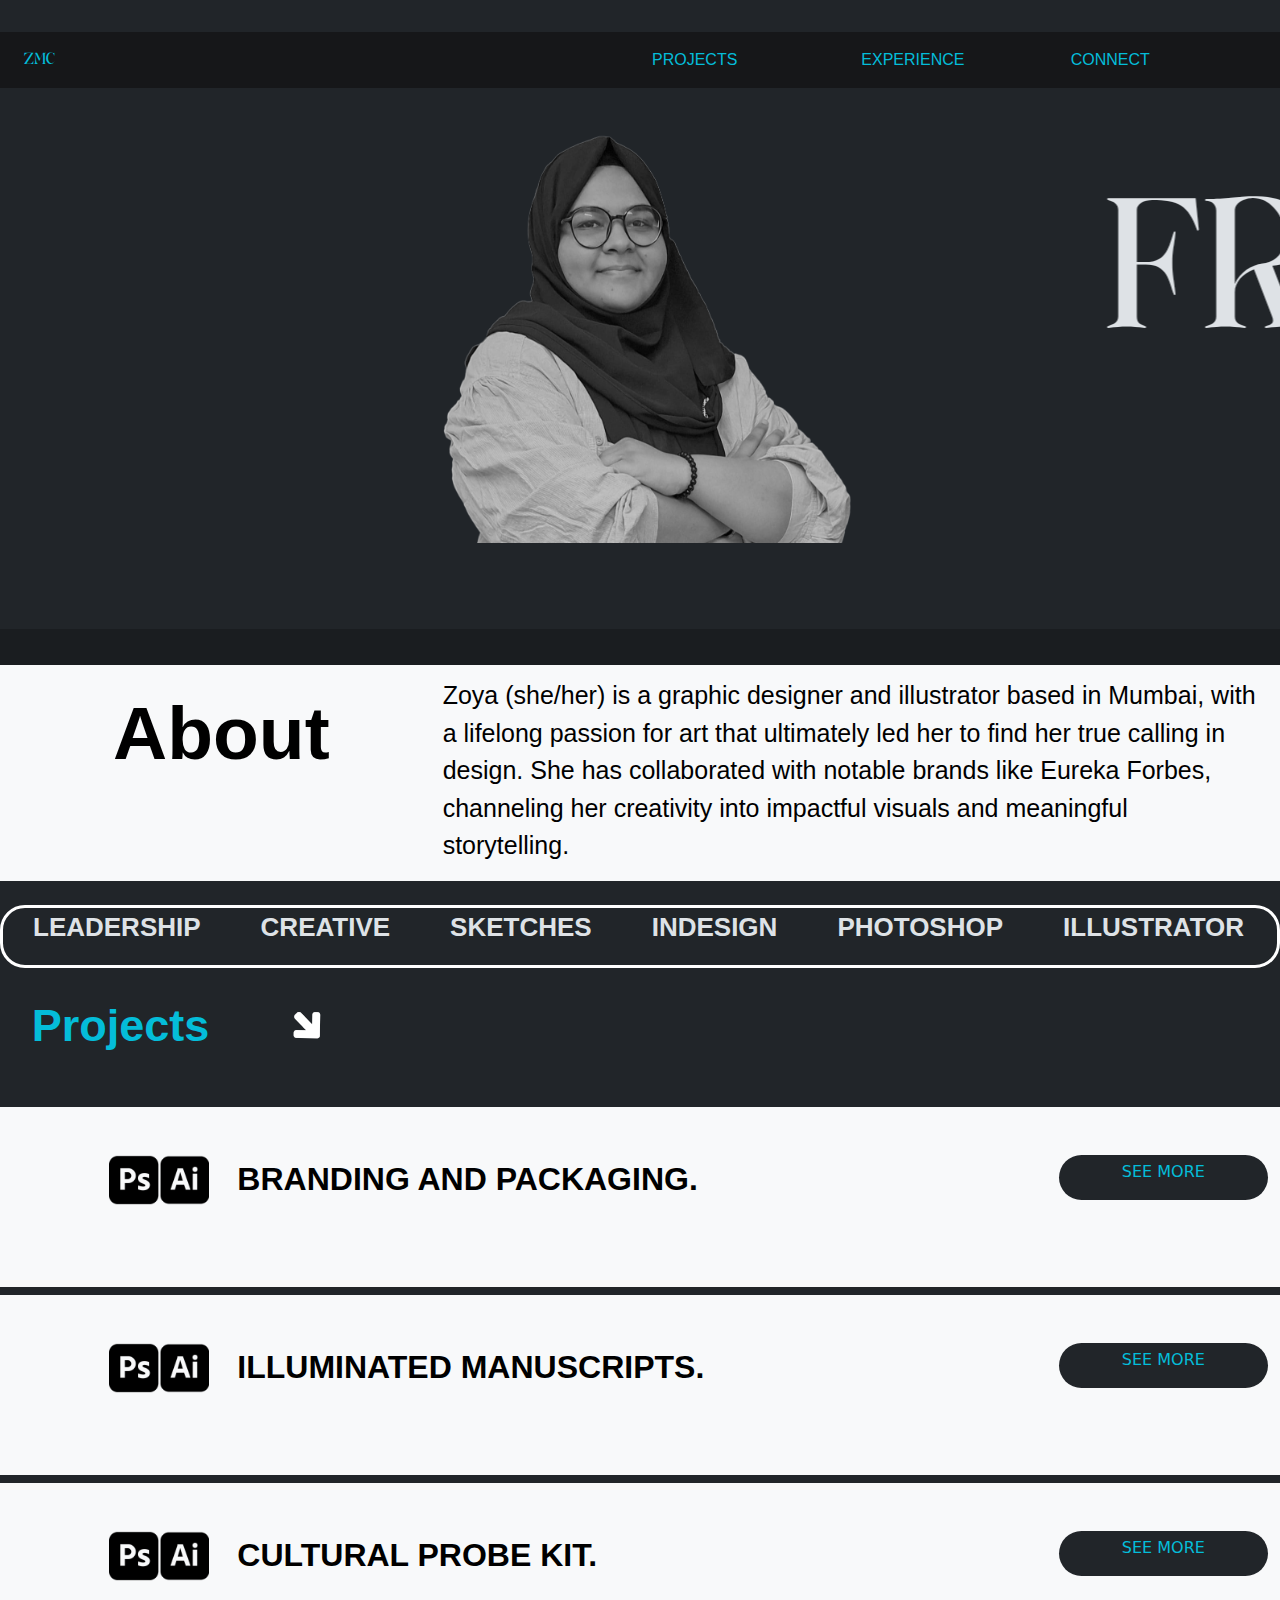
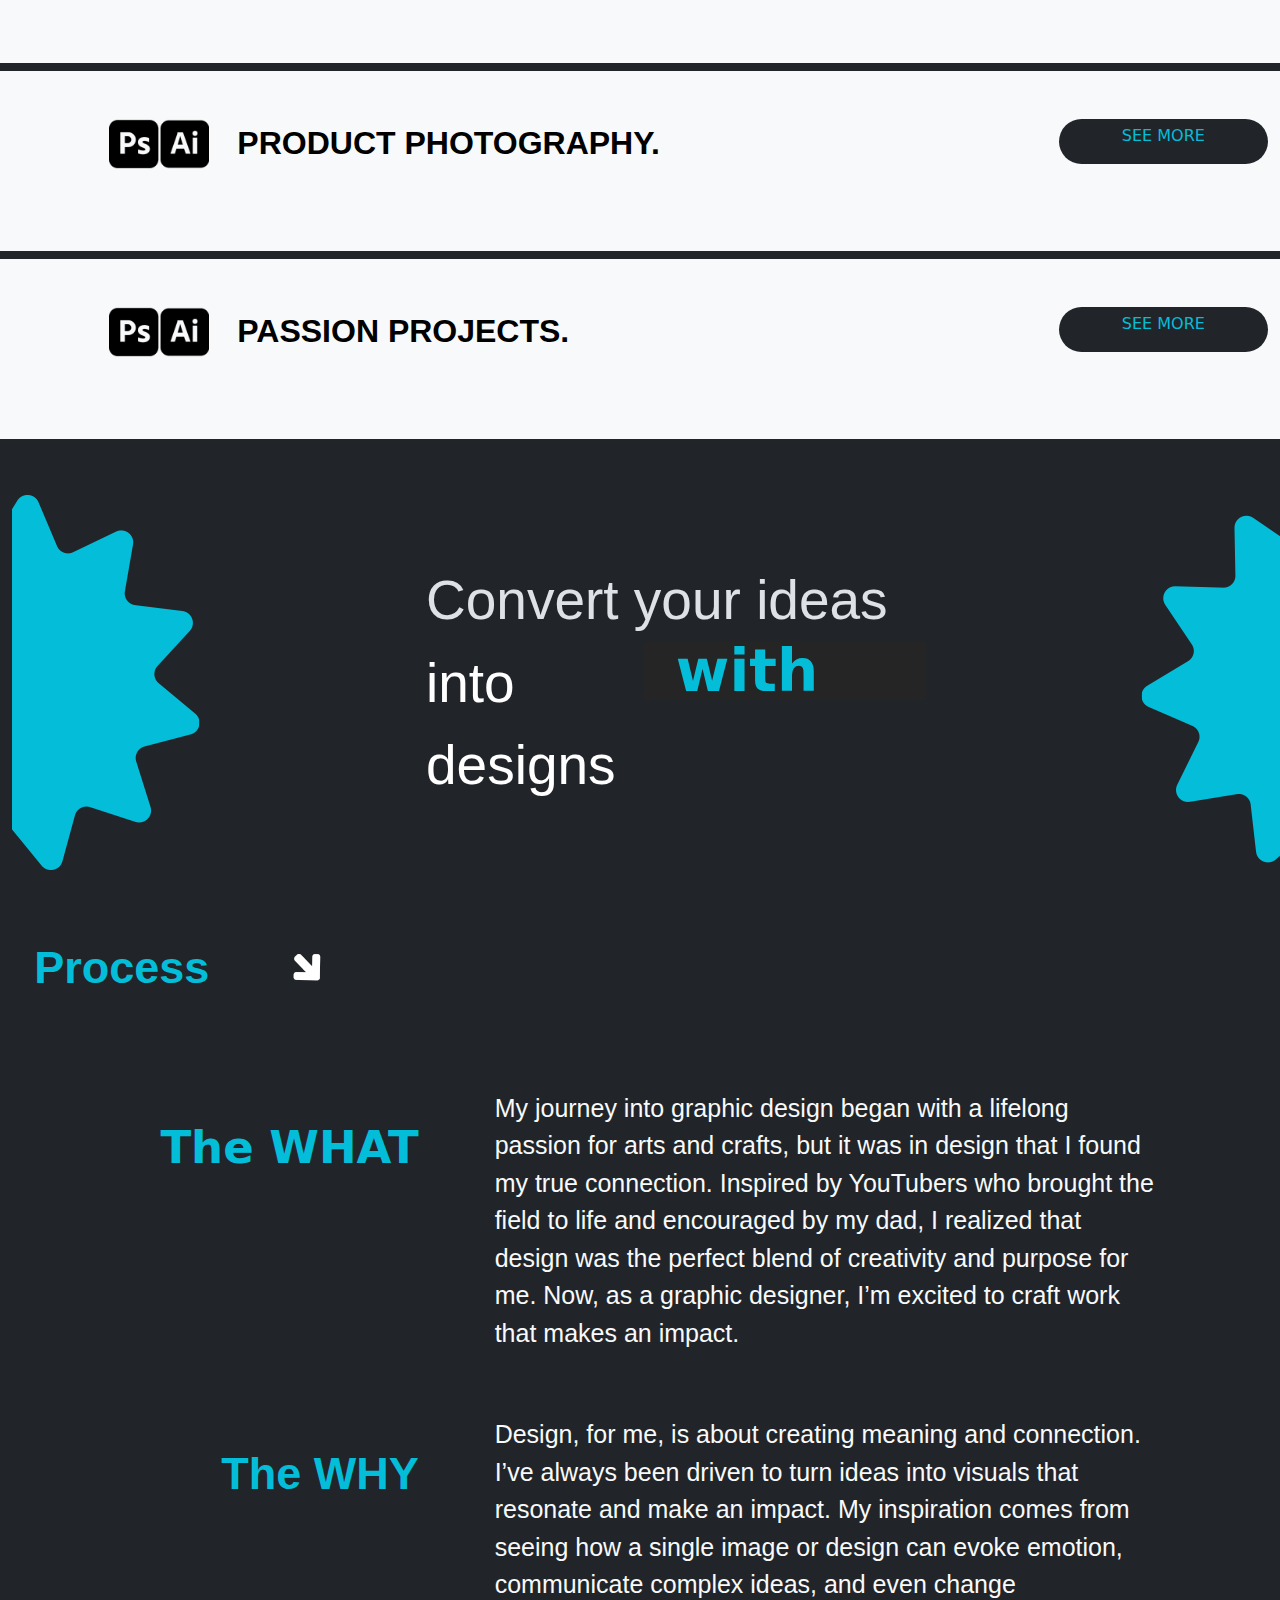
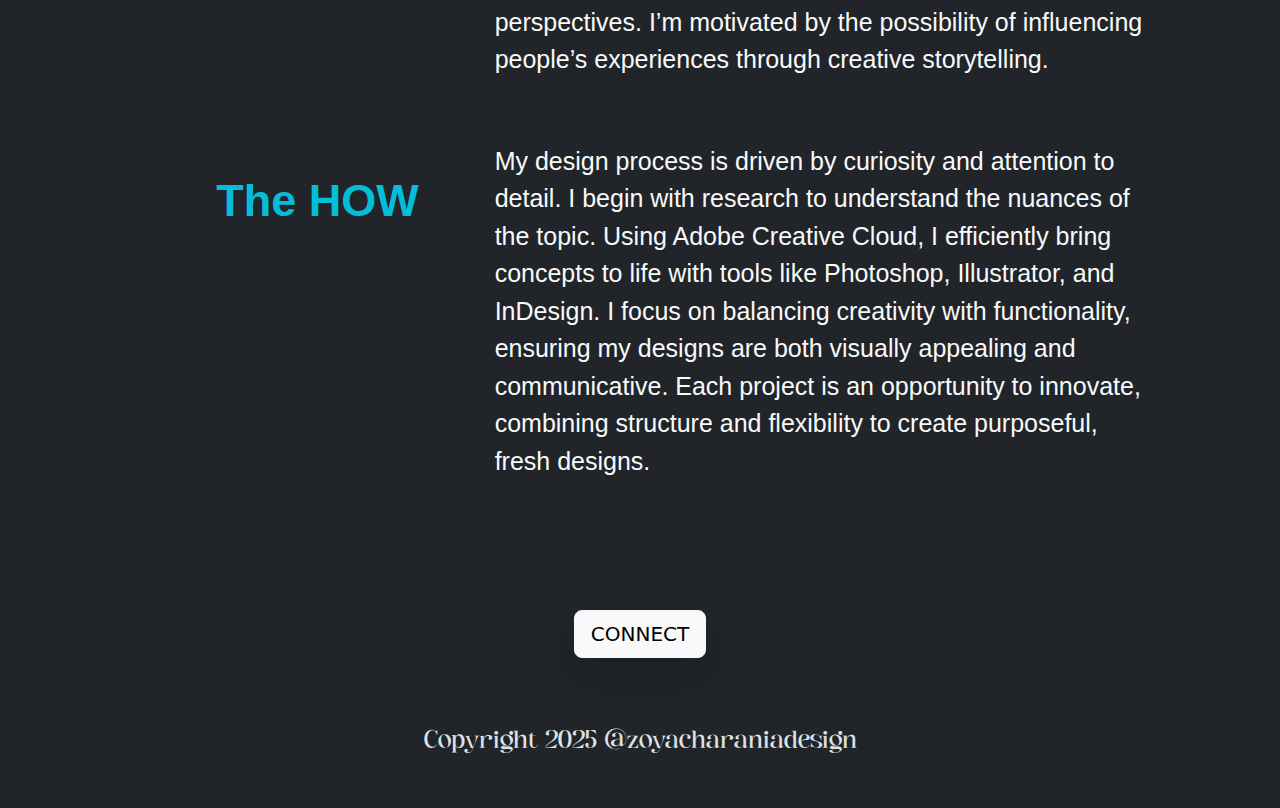
<file: index.html>
<!DOCTYPE html>
<html lang="en" data-bs-theme="dark">

<head>
    <meta charset="UTF-8">
    <meta name="viewport" content="width=device-width, initial-scale=1.0">
    <title>Document</title>
    <link rel="stylesheet" href="style.css">

    <!-- Latest compiled and minified CSS -->
    <link href="https://cdn.jsdelivr.net/npm/bootstrap@5.3.3/dist/css/bootstrap.min.css" rel="stylesheet">

    <!-- Latest compiled JavaScript -->
    <script src="https://cdn.jsdelivr.net/npm/bootstrap@5.3.3/dist/js/bootstrap.bundle.min.js"></script>

</head>

<body>
    <div class="container-fluid pt-3 pb-3"></div>

    <!-- Nav Bar -->
    <div class=" container-fluid mx-auto row bg-secondary-subtle pt-3 ">
        <div class=" container col fs-6 ">
            <p class="bentoga"><a class="nav-link" href="PortfolioWebsiteZoyaCharania.html ">ZMC</a></p>
        </div>
        <div class=" container col-2 "></div>
        <div class=" container col-2 helvetica">
            <p> <a class="nav-link" href="PortfolioWebProjects.html">PROJECTS </a></p>
        </div>
        <div class=" container col-2 helvetica">
            <p> <a class="nav-link" href="PortfololioWebBrands.html">EXPERIENCE</a></p>
        </div>
        <div class=" container col-2 helvetica">
            <p> <a class="nav-link" href="PortfolioWebConnect.html">CONNECT </a></p>
        </div>
    </div>

    <!-- Background Text -->
    <!-- <div style="font-size: xx-large; height: 25vh;" class="col-12 position-absolute">
        <p class="pt-5 mt-5 ps-3 pb-5" style="font-family: bentoga; font-size: 154px; text-align: center;">SCRIBBLES TO DESIGN</p>
    </div> -->
    <marquee class="position-absolute pt-5" width="100%" direction="left" height="1000px" scrollamount="20">
        <p class="bentoga font185">FROM SCRIBBLES TO DESIGNS</p>
    </marquee>

    <!-- If needed CSS of marquee -->
    <!-- <div class="marquee">
            <p>Scrolling Text Marquee - A Simple CSS Demonstration</p>
        </div> -->


    <!-- Image and overlay -->
    <div class="col-3"></div>
    <div class="image-container">
        <p class="centerlalignp"><img src="Personal Portfolio.png" alt=""></p>
        <div class="overlay">
            <p class="helvetica centerlalignp bold black">Hi there! I am
                Zoya Charania. <br>
                A Graphic Designer & Illustrator <br></p>

            </p>
        </div>
    </div>

    <div class="container-fluid position-absolute bg-dark-subtle height4vh"></div>
    <div class="container-fluid position-absolute height4vh "></div>

    <!-- About me text -->
    <div style="width: 100%; height: 60%;" class=" container-fluid mx-auto row bg-light pt-5">
        <div class=" container-fluid col">
            <p class="helvetica bold black centerlalignp font75">About</p>
        </div>
        <div style="height: 60%;" class=" container-fluid col-8">
            <p class="helvetica font25 black">Zoya (she/her) is a graphic designer and
                illustrator based in Mumbai, with a lifelong passion for art
                that ultimately led her to find her true calling in design. She has collaborated with notable brands
                like Eureka Forbes, channeling her creativity into impactful visuals and meaningful storytelling.</p>
        </div>
    </div>
    <br>

    <div class="scrolling-text-container">
        <div class="scrolling-text-inner" style="--marquee-speed: 20s; --direction:scroll-left" role="marquee">
            <div class="scrolling-text">
                <div class="scrolling-text-item">LEADERSHIP</div>
                <div class="scrolling-text-item">CREATIVE</div>
                <div class="scrolling-text-item">SKETCHES</div>
                <div class="scrolling-text-item">INDESIGN</div>
                <div class="scrolling-text-item">PHOTOSHOP</div>
                <div class="scrolling-text-item">ILLUSTRATOR</div>
                <div class="scrolling-text-item">BLENDER</div>
                <div class="scrolling-text-item">CSS</div>
                <div class="scrolling-text-item">HTML</div>
                <div class="scrolling-text-item">LEADERSHIP</div>
                <div class="scrolling-text-item">CREATIVE</div>
                <div class="scrolling-text-item">SKETCHES</div>
                <div class="scrolling-text-item">INDESIGN</div>
                <div class="scrolling-text-item">PHOTOSHOP</div>
                <div class="scrolling-text-item">ILLUSTRATOR</div>
                <div class="scrolling-text-item">BLENDER</div>
                <div class="scrolling-text-item">CSS</div>
            </div>
        </div>
    </div>

    <br>

    <div class="conatiner-fluid mx-auto row">
        <div class="container-fluid mx-auto col-2 ms-2 me-2">
            <p class="helvetica bold colorwebsite rightalignp font45">
                Projects
            </p>
        </div>
        <div class="container-fluid mx-auto col ms-5 me-2 mt-3"><img style="width: 35px;" src="Arrow png.png" alt="">
        </div>
    </div>
    <br>


    <div class="bg-light  mt-2 mb-2">
        <div class="container-fluid mx-auto row height20vh">
            <div class="container-fluid mx-auto col-2 ">
                <p class="rightalignp"> <img class="pt-5" style="width: 100px;" src="Ps and Ai Logos.png" alt=""></p>
            </div>
            <div class="container-fluid mx-auto col-5  ms-1 height15vh ">
                <p class="pt-5 pb-5 text-container1 bold black leftalignp helvetica font32">
                    BRANDING AND
                    PACKAGING.</p>
            </div>
            <div class="container-fluid mx-auto col ms-1"></div>
            <div style="padding-top: 5px;" class="container-fluid col-2 bg-dark mt-5 height5vh borderrad75">
                <p class="centerlalignp"><a href="PortfolioWebProjects.html#C1">SEE MORE</a></p>
            </div>
        </div>
    </div>


    <div class="bg-light  mt-2 mb-2">
        <div class="container-fluid mx-auto row height20vh">
            <div class="container-fluid mx-auto col-2 ">
                <p class="rightalignp"> <img class="pt-5" style="width: 100px;" src="Ps and Ai Logos.png" alt=""></p>
            </div>
            <div class="container-fluid mx-auto col-5  ms-1 height15vh">
                <p class="pt-5 pb-5 text-container bold black leftalignp font32 helvetica">
                    ILLUMINATED MANUSCRIPTS.</p>
            </div>
            <div class="container-fluid mx-auto col ms-1"></div>
            <div style="padding-top: 5px;" class="container-fluid col-2 bg-dark mt-5 borderrad75 height5vh">
                <p class="centerlalignp"><a href="PortfolioWebProjects.html#C2">SEE MORE</a></p>
            </div>
        </div>
    </div>


    <div class="bg-light mt-2 mb-2">
        <div class="container-fluid mx-auto row height20vh">
            <div class="container-fluid mx-auto col-2 ">
                <p class="rightalignp"> <img class="pt-5" style="width: 100px;" src="Ps and Ai Logos.png" alt=""></p>
            </div>
            <div class="container-fluid mx-auto col-5  ms-1 height15vh">
                <p class="pt-5 pb-5 text-container3 text-container bold black leftalignp font32 helvetica">
                    CULTURAL PROBE KIT.</p>
            </div>
            <div class="container-fluid mx-auto col ms-1"></div>
            <div style="padding-top: 5px;" class="container-fluid col-2 bg-dark mt-5 borderrad75 height5vh">
                <p style="text-align: center;"><a href="PortfolioWebProjects.html#C3">SEE MORE</a></p>
            </div>
        </div>
    </div>


    <div class="bg-light  mt-2 mb-2">
        <div class="container-fluid mx-auto row height20vh">
            <div class="container-fluid mx-auto col-2 ">
                <p class="rightalignp"> <img class="pt-5" style="width: 100px;" src="Ps and Ai Logos.png" alt=""></p>
            </div>
            <div class="container-fluid mx-auto col-5  ms-1 height15vh">
                <p class="pt-5 pb-5 text-container4 text-container bold black leftalignp font32 helvetica">
                    PRODUCT PHOTOGRAPHY.</p>
            </div>
            <div class="container-fluid mx-auto col ms-1"></div>
            <div style="padding-top: 5px;" class="container-fluid col-2 bg-dark mt-5 borderrad75 height5vh">
                <p class="centerlalignp"><a href="PortfolioWebProjects.html#C4">SEE MORE</a></p>
            </div>
        </div>
    </div>

    <div class="bg-light  mt-2 mb-2">
        <div class="container-fluid mx-auto row height20vh">
            <div class="container-fluid mx-auto col-2 ">
                <p class="rightalignp"> <img class="pt-5" style="width: 100px;" src="Ps and Ai Logos.png" alt=""></p>
            </div>
            <div class="container-fluid mx-auto col-5  ms-1 height15vh">
                <p class="pt-5 pb-5 text-container5 text-container bold black leftalignp font32 helvetica">
                    PASSION PROJECTS.</p>
            </div>
            <div class="container-fluid mx-auto col ms-1"></div>
            <div style="padding-top: 5px;" class="container-fluid col-2 bg-dark mt-5 borderrad75 height5vh">
                <p class="centerlalignp"><a href="PortfolioWebProjects.html#C5">SEE MORE</a></p>
            </div>
        </div>
    </div>

    <br> <br>

    <div>
        <div class="container-fluid row height60">
            <div class="container col-3">
                <p class="leftalignp"> <img src="Side left.png" alt=""></p>
            </div>


            <div class="container-fluid col  ms-1 mt-5 height60">
                <p class="centerlalignp">
                <div class="ps-5 helvetica ms-5 font150bold font55">Convert your ideas</div>
                <div class="wrapper ms-5">
                    <div class="static-txt ps-5">into designs</div>
                    <ul class="dynamic-txts">
                        <li><span>with ease.</span></li>
                    </ul>
                </div>
                </p>
            </div>


            <div class="container-fluid col-3 ms-1 height60">
                <p class="rightalignp" style="width: 5px;"><img src="Side right 1.png" alt=""></p>
            </div>
        </div>


        <br><br>
        <div class="container height60"></div>

        <div class="conatiner-fluid mx-auto row height60">
            <div class="container-fluid mx-auto col-2 ms-2 me-2">
                <p class="bold colorwebsite rightalignp font45 helvetica">
                    Process
                </p>
            </div>
            <div class="container-fluid mx-auto col ms-5 me-2 mt-3 height60"><img style="width: 35px;"
                    src="Arrow png.png" alt="">
            </div>
        </div>
        <br>

        <div class=" mt-5 mb-5">
            <div class="container-fluid mx-auto row height60">
                <div class="container-fluid mx-auto col-4 pt-4 me-5">
                    <p class="rightalignp bold font45 colorwebsite">The WHAT</p>
                </div>
                <div class="container-fluid mx-auto col ms-1 height60">
                    <p class="text-light me-5 pe-5 font25 black leftalignp helvetica">My
                        journey into graphic design began with a lifelong passion for arts and crafts,
                        but it was in design that I found my true connection. Inspired by YouTubers who brought the
                        field to
                        life and encouraged by my dad, I realized that design was the perfect blend of creativity and
                        purpose for me. Now, as a graphic designer, I’m excited to craft work that makes an impact.</p>
                </div>
            </div>
        </div>

        <div class="container-fluid height45"></div>

        <div class=" mt-5 mb-5">
            <div class="container-fluid mx-auto row height60">
                <div class="container-fluid mx-auto col-4 pt-4 me-5">
                    <p class="rightalignp bold font45 colorwebsite helvetica">The WHY</p>
                </div>
                <div class="container-fluid mx-auto col ms-1 height60">
                    <p class="text-light me-5 pe-5 font25 black leftalignp helvetica">
                        Design, for me, is about creating meaning and connection. I’ve always been driven to turn ideas
                        into
                        visuals that resonate and make an impact. My inspiration comes from seeing how a single image or
                        design can evoke emotion, communicate complex ideas, and even change perspectives. I’m motivated
                        by
                        the possibility of influencing people’s experiences through creative storytelling.</p>
                </div>
            </div>
        </div>

        <div class="container-fluid height45"></div>

        <div class=" mt-5 mb-5">
            <div class="container-fluid mx-auto row height60">
                <div class="container-fluid mx-auto col-4 pt-4 me-5">
                    <p class="rightalignp bold font45 colorwebsite helvetica">The HOW</p>
                </div>
                <div class="container-fluid mx-auto col ms-1 height60">
                    <p class="text-light me-5 pe-5 font25 black leftalignp helvetica">My
                        design process is driven by curiosity and attention to detail. I begin with research to
                        understand
                        the nuances of the topic. Using Adobe Creative Cloud, I efficiently bring concepts to life with
                        tools like Photoshop, Illustrator, and InDesign. I focus on balancing creativity with
                        functionality,
                        ensuring my designs are both visually appealing and communicative. Each project is an
                        opportunity to
                        innovate, combining structure and flexibility to create purposeful, fresh designs.</p>
                </div>
            </div>
        </div>
        <br><br>
        <div class="container-fluid height30"></div>

        <!-- <div style="height: 45vh; border-radius: 50px; border: 1px solid white;" class="container-fluid bg-light-subtle">
        <div class="container-fluid row">
            <p>For feedback and queries</p>
        </div>
        <div class="container-fluid row"></div>
        <div class="container-fluid row">Copyright 2025 @zoyacharaniadesign</div>
    </div> -->

        <div style="height: 2vh;" class="container-fluid "></div>
</body>

<!-- Modal trigger button -->
<p style="text-align: center;"><button type="button" class="btn btn-light btn-lg shadow-lg" data-bs-toggle="modal"
        data-bs-target="#modalId">
        CONNECT
    </button></p>

<!-- Modal Body -->
<!-- if you want to close by clicking outside the modal, delete the last endpoint:data-bs-backdrop and data-bs-keyboard -->
<div class="modal fade" id="modalId" tabindex="-1" data-bs-backdrop="static" data-bs-keyboard="false" role="dialog"
    aria-labelledby="modalTitleId" aria-hidden="true">
    <div class="modal-dialog modal-dialog-scrollable modal-dialog-centered modal-sm" role="document">
        <div class="modal-content">
            <div class="modal-header">
                <h5 class="modal-title" id="modalTitleId">
                    Ready for some great designs and lame jokes?!
                </h5>
                <button type="button" class="btn-close" data-bs-dismiss="modal" aria-label="Close"></button>
            </div>
            <div class="modal-body"> Connect and Collaborate!</div>
            <div class="modal-footer">
                <button type="button" class="btn btn-secondary" data-bs-dismiss="modal">
                    <a href="https://www.behance.net/charaniazoya">Behance</a>
                </button>
                <button style="color:  #04bdd9;" type="button" class="btn"><a class="nav-link"
                        href="PortfolioWebConnect.html"> Connect </a></button>
            </div>
        </div>
    </div>
</div>
<br><br>
<!-- Optional: Place to the bottom of scripts -->
<script>
    const myModal = new bootstrap.Modal(
        document.getElementById("modalId"),
        options,
    );
</script>



<div style="height: 5vh;" class="container-fluid">
    <p style="text-align: center; font-size: 25px; font-family: bentoga;" class="mb-5 pb-5">Copyright 2025
        @zoyacharaniadesign</p>
</div>

</html>
</file>
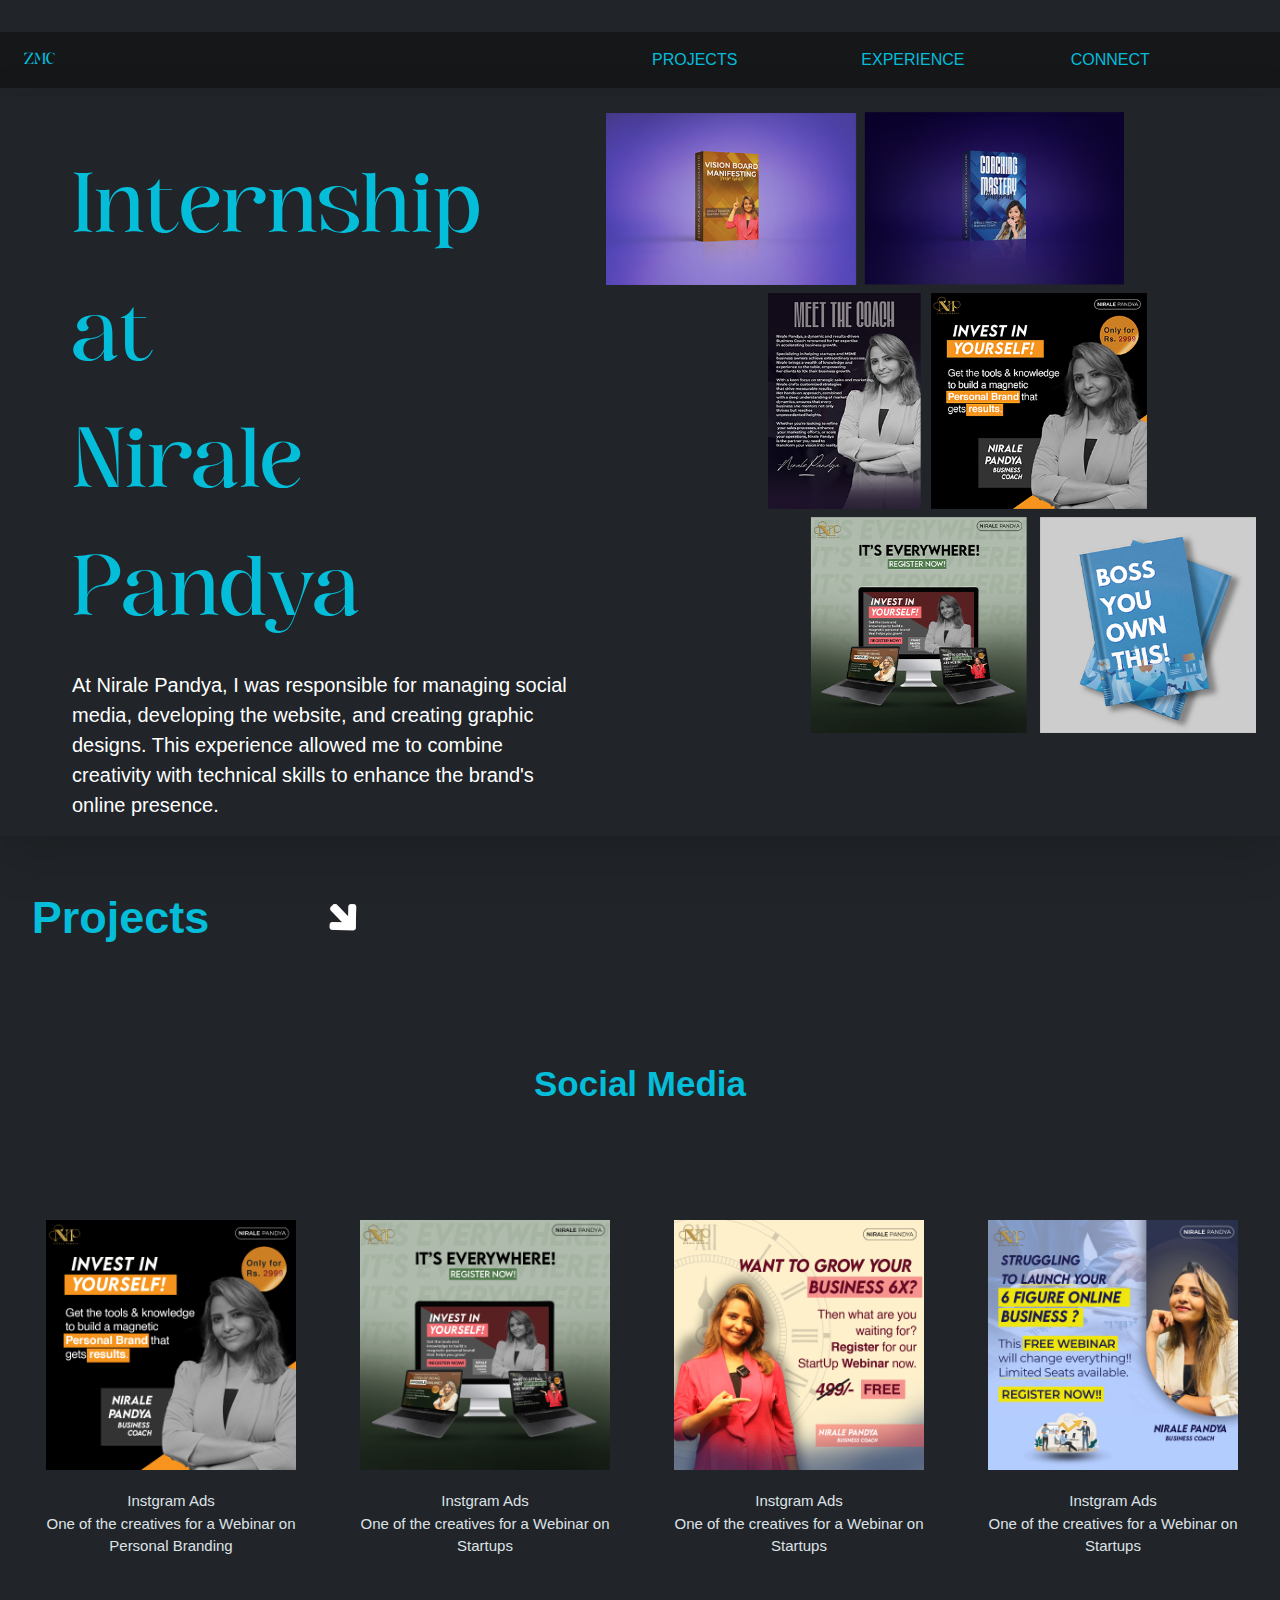
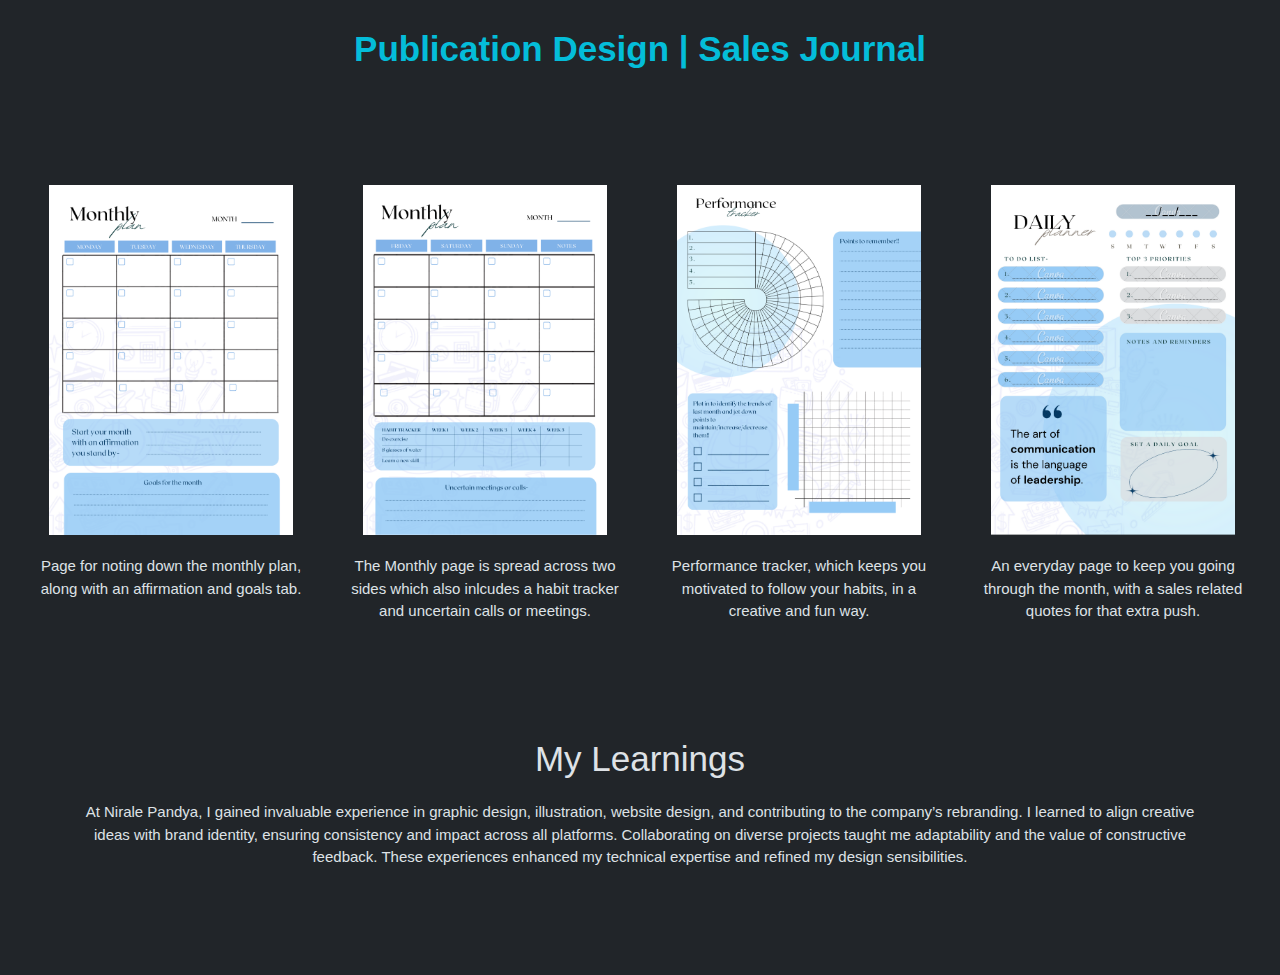
<file: NiralePandya.html>
<!DOCTYPE html>
<html lang="en" data-bs-theme="dark">

<head>
    <meta charset="UTF-8">
    <meta name="viewport" content="width=device-width, initial-scale=1.0">
    <title>Document</title>
    <link rel="stylesheet" href="style.css">

    <!-- Latest compiled and minified CSS -->
    <link href="https://cdn.jsdelivr.net/npm/bootstrap@5.3.3/dist/css/bootstrap.min.css" rel="stylesheet">

    <!-- Latest compiled JavaScript -->
    <script src="https://cdn.jsdelivr.net/npm/bootstrap@5.3.3/dist/js/bootstrap.bundle.min.js"></script>

</head>

<body>
    <div class="container-fluid pt-3 pb-3"></div>

    <!-- Nav Bar -->
    <div class=" container-fluid mx-auto row bg-secondary-subtle pt-3 ">
        <div class=" container col fs-6 ">
            <p class="bentoga"><a class="nav-link" href="index.html">ZMC</a></p>
        </div>
        <div class=" container col-2 "></div>
        <div class=" container col-2 helvetica">
            <p> <a class="nav-link" href="PortfolioWebProjects.html">PROJECTS </a></p>
        </div>
        <div class=" container col-2 helvetica">
            <p> <a class="nav-link" href="PortfololioWebBrands.html">EXPERIENCE</a></p>
        </div>
        <div class=" container col-2 helvetica">
            <p> <a class="nav-link" href="PortfolioWebConnect.html">CONNECT </a></p>
        </div>
    </div>

    <div class="container-fluid mx-auto row mt-2 shadow-lg height60">
        <div class="container-fluid mx auto col ms-5">
            <p class="mt-5 colorwebsite font85 bentoga">Internship at <br> Nirale Pandya</p>
            <p class="helvetica font20 white">At Nirale Pandya, I was responsible for managing
                social media, developing the website, and creating graphic designs. This experience allowed me to
                combine creativity with technical skills to enhance the brand's online presence.</p>
        </div>
        <div class="container-fluid mx auto col ms-2 centerlalignp"><img style="width: 650px;"
                src="NO.png" alt=""></div>
    </div>
    <br><br>
    <div class="container filler3"></div>

    <div class="conatiner-fluid mx-auto row">
        <div class="container-fluid mx-auto col-2 ms-2 me-2">
            <p class="helvetica bold font45 colorwebsite rightalignp">
                Projects
            </p>
        </div>
        <div class="container-fluid mx-auto col ms-5 me-2 mt-3 ps-5 height60"><img style="width: 35px;"
                src="Arrow png.png" alt="">
        </div>
    </div>
    <div class="fillers2"></div>
    <div class="container-fluid col">
        <p class="helvetica centerlalignp bold font35 colorwebsite">
            Social Media
        </p>
    </div>
    <div class="fillers2"></div>
    <div class="container-fluid mx-auto row mt-1 mb-1 height60">
        <div class="container-fluid mx-auto col ms-1">
            <p class="centerlalignp"><img class="height250px" src="N1.jpg" alt=""></p>
        </div>
        <div class="container-fluid mx-auto col ms-1">
            <p class="centerlalignp"><img class="height250px" src="N2.jpg" alt=""></p>
        </div>
        <div class="container-fluid mx-auto col ms-1">
            <p class="centerlalignp"><img class="height250px" src="N3.jpg" alt=""></p>
        </div>
        <div class="container-fluid mx-auto col ms-1">
            <p class="centerlalignp"><img class="height250px" src="N4.jpg" alt=""></p>
        </div>
    </div>

    <div class="container filler3"></div>


    <div class="container-fluid mx-auto row mt-1 mb-1 height60">
        <div class="container-fluid mx-auto col ms-1">
            <p class="centerlalignp font15 helvetica">Instgram Ads <br> One of the creatives for a Webinar on Personal
                Branding</p>
        </div>
        <div class="container-fluid mx-auto col ms-1">
            <p class="centerlalignp font15 helvetica">Instgram Ads <br> One of the creatives for a Webinar on Startups
            </p>
        </div>
        <div class="container-fluid mx-auto col ms-1">
            <p class="centerlalignp font15 helvetica">Instgram Ads <br> One of the creatives for a Webinar on Startups
            </p>
        </div>
        <div class="container-fluid mx-auto col ms-1">
            <p class="centerlalignp font15 helvetica">Instgram Ads <br> One of the creatives for a Webinar on Startups
            </p>
        </div>
    </div>

    <div class="fillers3"></div>
    <div class="container-fluid col">
        <p class="helvetica centerlalignp bold font35 colorwebsite">
            Publication Design | Sales Journal
        </p>
    </div>
    <div class="fillers2"></div>
    <div class="container-fluid mx-auto row mt-1 mb-1 height60">
        <div class="container-fluid mx-auto col ms-1">
            <p class="centerlalignp"><img class="height350px" src="np1.png" alt=""></p>
        </div>
        <div class="container-fluid mx-auto col ms-1">
            <p class="centerlalignp"><img class="height350px" src="np2.png" alt=""></p>
        </div>
        <div class="container-fluid mx-auto col ms-1">
            <p class="centerlalignp"><img class="height350px" src="np3.png" alt=""></p>
        </div>
        <div class="container-fluid mx-auto col ms-1">
            <p class="centerlalignp"><img class="height350px" src="np4.png" alt=""></p>
        </div>
    </div>

    <div class="container filler3"></div>


    <div class="container-fluid mx-auto row mt-1 mb-1 height60">
        <div class="container-fluid mx-auto col ms-1">
            <p class="centerlalignp font15 helvetica">Page for noting down the monthly plan, along with an affirmation
                and goals tab.</p>
        </div>
        <div class="container-fluid mx-auto col ms-1">
            <p class="centerlalignp font15 helvetica">The Monthly page is spread across two sides which also inlcudes a
                habit tracker and uncertain calls or meetings.</p>
        </div>
        <div class="container-fluid mx-auto col ms-1">
            <p class="centerlalignp font15 helvetica">Performance tracker, which keeps you motivated to follow your
                habits, in a creative and fun way.</p>
        </div>
        <div class="container-fluid mx-auto col ms-1">
            <p class="centerlalignp font15 helvetica">An everyday page to keep you going through the month, with a sales
                related quotes for that extra push.</p>
        </div>
    </div>


    <div class="fillers2"></div>
    <div class="container-fluid col">
        <p class="helvetica centerlalignp font35">
            My Learnings
        </p>
    </div>

    <div class="container col mx-auto">
        <p class="centerlalignp font15 helvetica">At Nirale Pandya, I gained invaluable experience in graphic design,
            illustration, website design, and contributing to the company’s rebranding. I learned to align creative
            ideas with brand identity, ensuring consistency and impact across all platforms. Collaborating on diverse
            projects taught me adaptability and the value of constructive feedback. These experiences enhanced my
            technical expertise and refined my design sensibilities. </p>
    </div>

    <div class="container fillers2"></div>

</body>

</html>
</file>
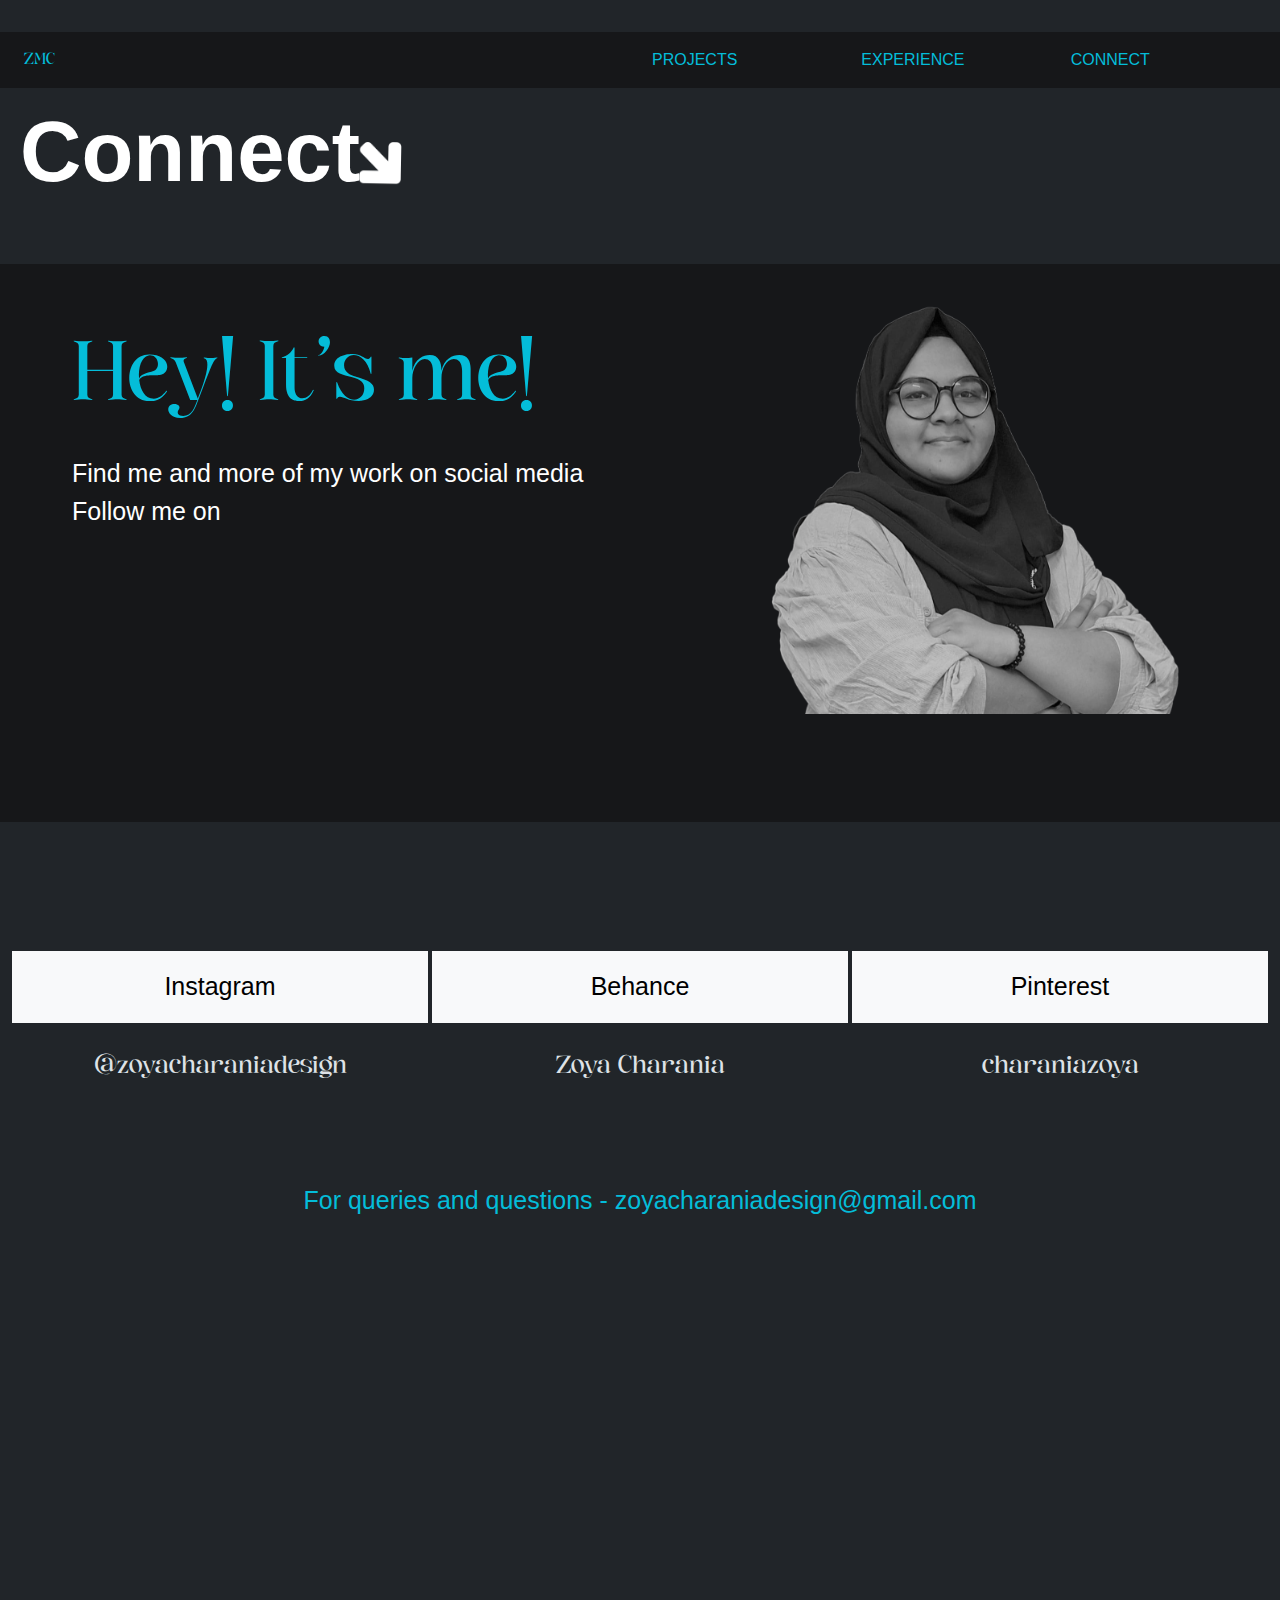
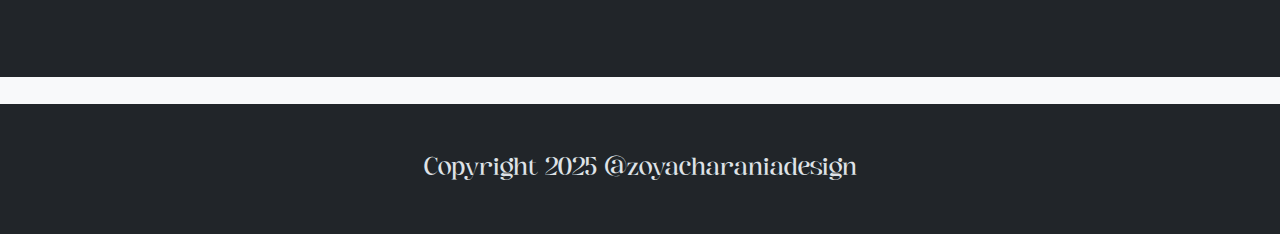
<file: PortfolioWebConnect.html>
<!DOCTYPE html>
<html lang="en" data-bs-theme="dark">

<head>
    <meta charset="UTF-8">
    <meta name="viewport" content="width=device-width, initial-scale=1.0">
    <title>Document</title>
    <link rel="stylesheet" href="style.css">

    <!-- Latest compiled and minified CSS -->
    <link href="https://cdn.jsdelivr.net/npm/bootstrap@5.3.3/dist/css/bootstrap.min.css" rel="stylesheet">

    <!-- Latest compiled JavaScript -->
    <script src="https://cdn.jsdelivr.net/npm/bootstrap@5.3.3/dist/js/bootstrap.bundle.min.js"></script>

</head>

<body>
    <div class="container-fluid pt-3 pb-3"></div>

    <!-- Nav Bar -->
    <div class=" container-fluid mx-auto row bg-secondary-subtle pt-3 ">
        <div class=" container col fs-6 ">
            <p class="bentoga"><a class="nav-link" href="index.html">ZMC</a></p>
        </div>
        <div class=" container col-2 "></div>
        <div class=" container col-2 helvetica">
            <p> <a class="nav-link" href="PortfolioWebProjects.html">PROJECTS </a></p>
        </div>
        <div class=" container col-2 helvetica">
            <p> <a class="nav-link" href="PortfololioWebBrands.html">EXPERIENCE</a></p>
        </div>
        <div class=" container col-2 helvetica">
            <p> <a class="nav-link" href="PortfolioWebConnect.html">CONNECT </a></p>
        </div>
    </div>

    <div class="conatiner-fluid mx-auto row">
        <div class="container-fluid mx-auto col-3 ms-2 me-2">
            <p class="bold font85 white rightalignp helvetica">Connect
            </p>
        </div>
        <div class="container-fluid mx-auto col ms-1 me-2 mt-5"><img style="width: 55px;" src="Arrow png.png" alt="">
        </div>
    </div>
    <br>

    <div style="height: 62vh;" class="container-fluid mx-auto row mt-2 bg-secondary-subtle">
        <div class="container-fluid mx auto col ms-5"> <p class="mt-5 bentoga font85 colorwebsite">Hey! It's me!</p>
            <p class="helvetica white font25">Find me and more of my work on social media <br>Follow me on</p></div>
        <div class="container-fluid mx auto col ms-2 centerlalignp"><img style="width: 450px;"   src="Personal Portfolio.png" alt=""></div>
    </div>

    <div class="container-fluid height9vh"></div>

    <!-- <div style="height: 45vh; border-radius: 20px;" class=" container-fluid mx-auto row pt-5 ps-5 pe-5 mt-5">
        <div class="container-fluid">
            <p style="font-family: bentoga; font-size: 85px; color:  #ff4c29;">Hey! It's me!</p>
            <p class="helvetica" style="font-size: 25px; color: white;">Find me and more of my work on social media <br>Follow me on</p>
        </div>
    </div> -->

    <div class="container-fluid mx-auto row mt-5 height8vh">
        <div class="container-fluid mx-auto col text-bg-light centerlalignp font25 helvetica " style="align-content: center;">Instagram</div>
        <div class="container-fluid mx-auto col ms-1 text-bg-light centerlalignp font25 helvetica " style="align-content:center">Behance</div>
        <div class="container-fluid mx-auto col ms-1 text-bg-light centerlalignp font25 helvetica " style="align-content:center">Pinterest</div>
    </div>
    <div class="container-fluid mx-auto row mt-4 height15vh">
        <div class="container-fluid mx-auto col bentoga centerlalignp font25">@zoyacharaniadesign</div>
        <div class="container-fluid mx-auto col ms-1 bentoga centerlalignp font25">Zoya Charania</div>
        <div class="container-fluid mx-auto col ms-1 bentoga centerlalignp font25">charaniazoya</div>
    </div>
    <div class="container-fluid height55">
        <p class="mb-5 pb-5 helvetica centerlalignp font25 colorwebsite"> For queries and questions - zoyacharaniadesign@gmail.com</p>
    </div>

    <div style="height: 3vh;" class="container-fluid bg-light">
    </div>
    <div class="container fillers3"></div>




    <div style="height: 5vh;" class="container-fluid">
        <p class="mb-5 pb-5 bentoga font25 centerlalignp">Copyright 2025
            @zoyacharaniadesign</p>
    </div>
</file>
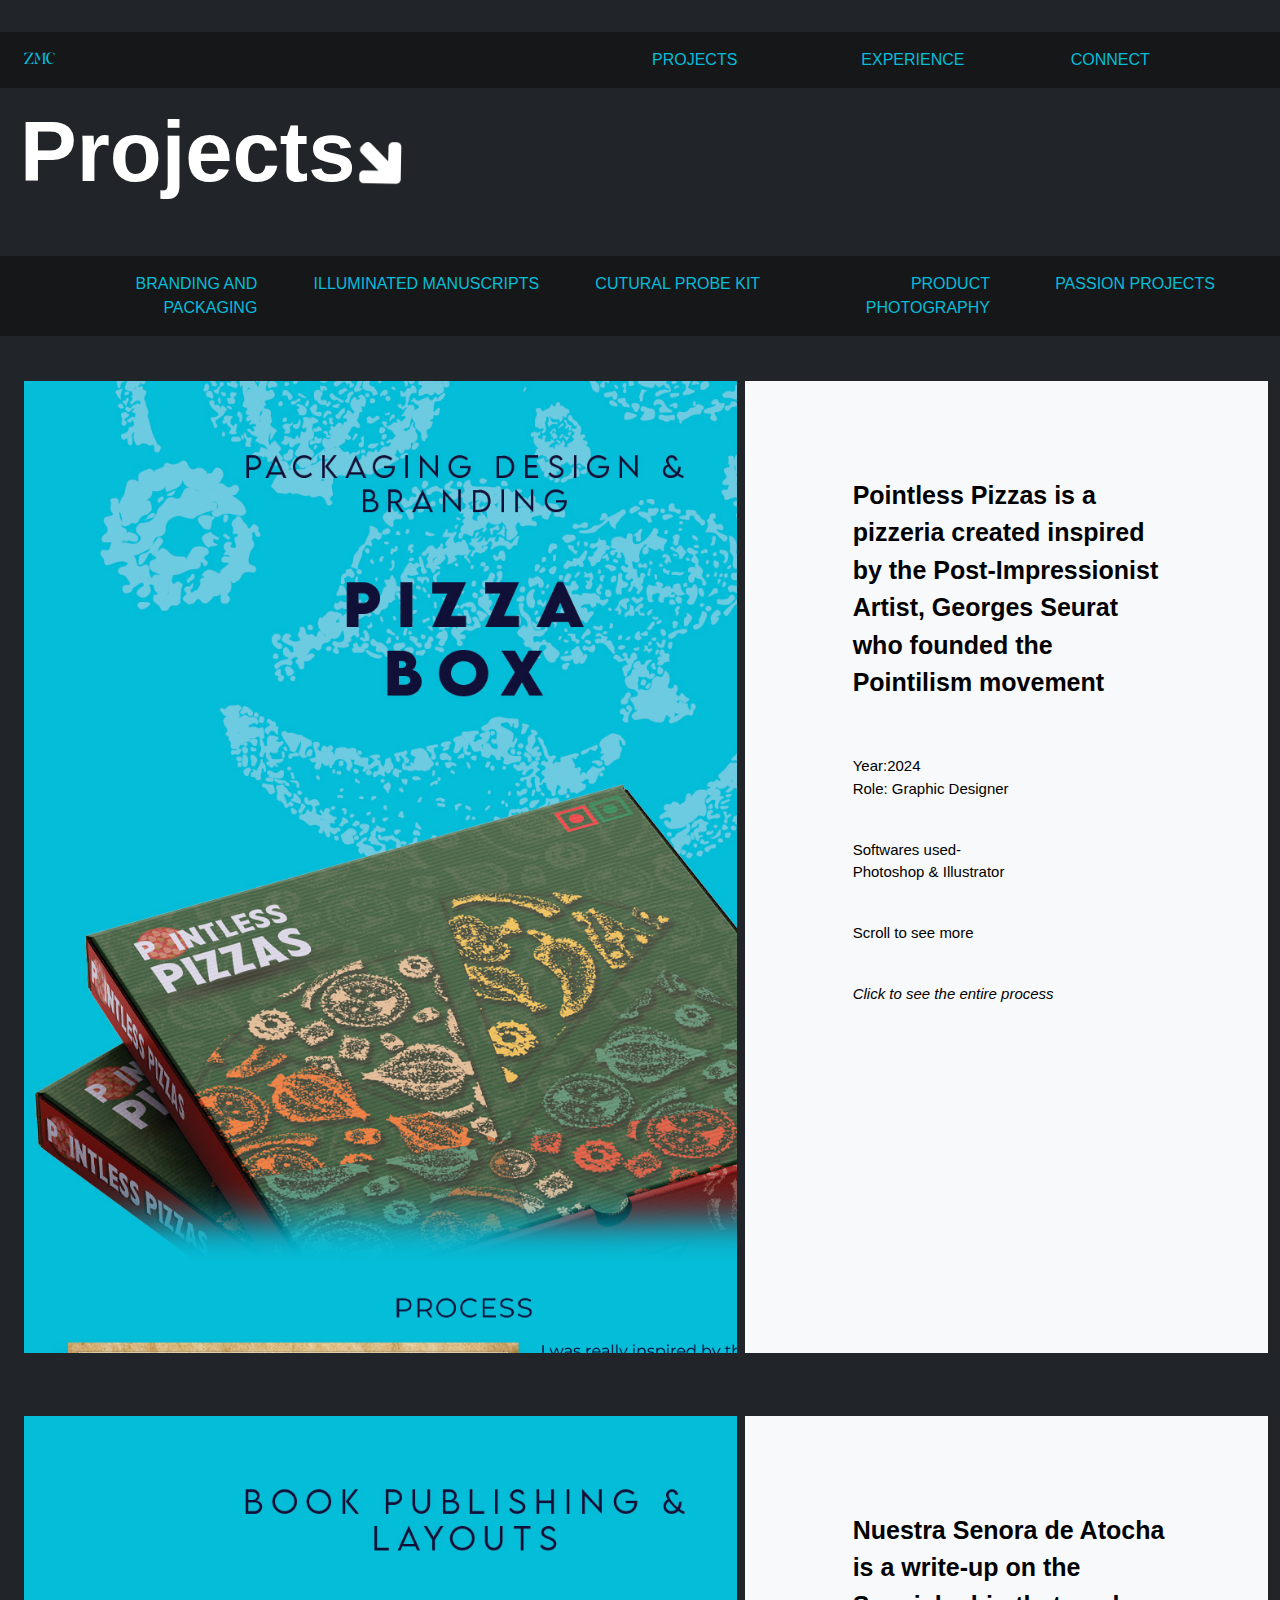
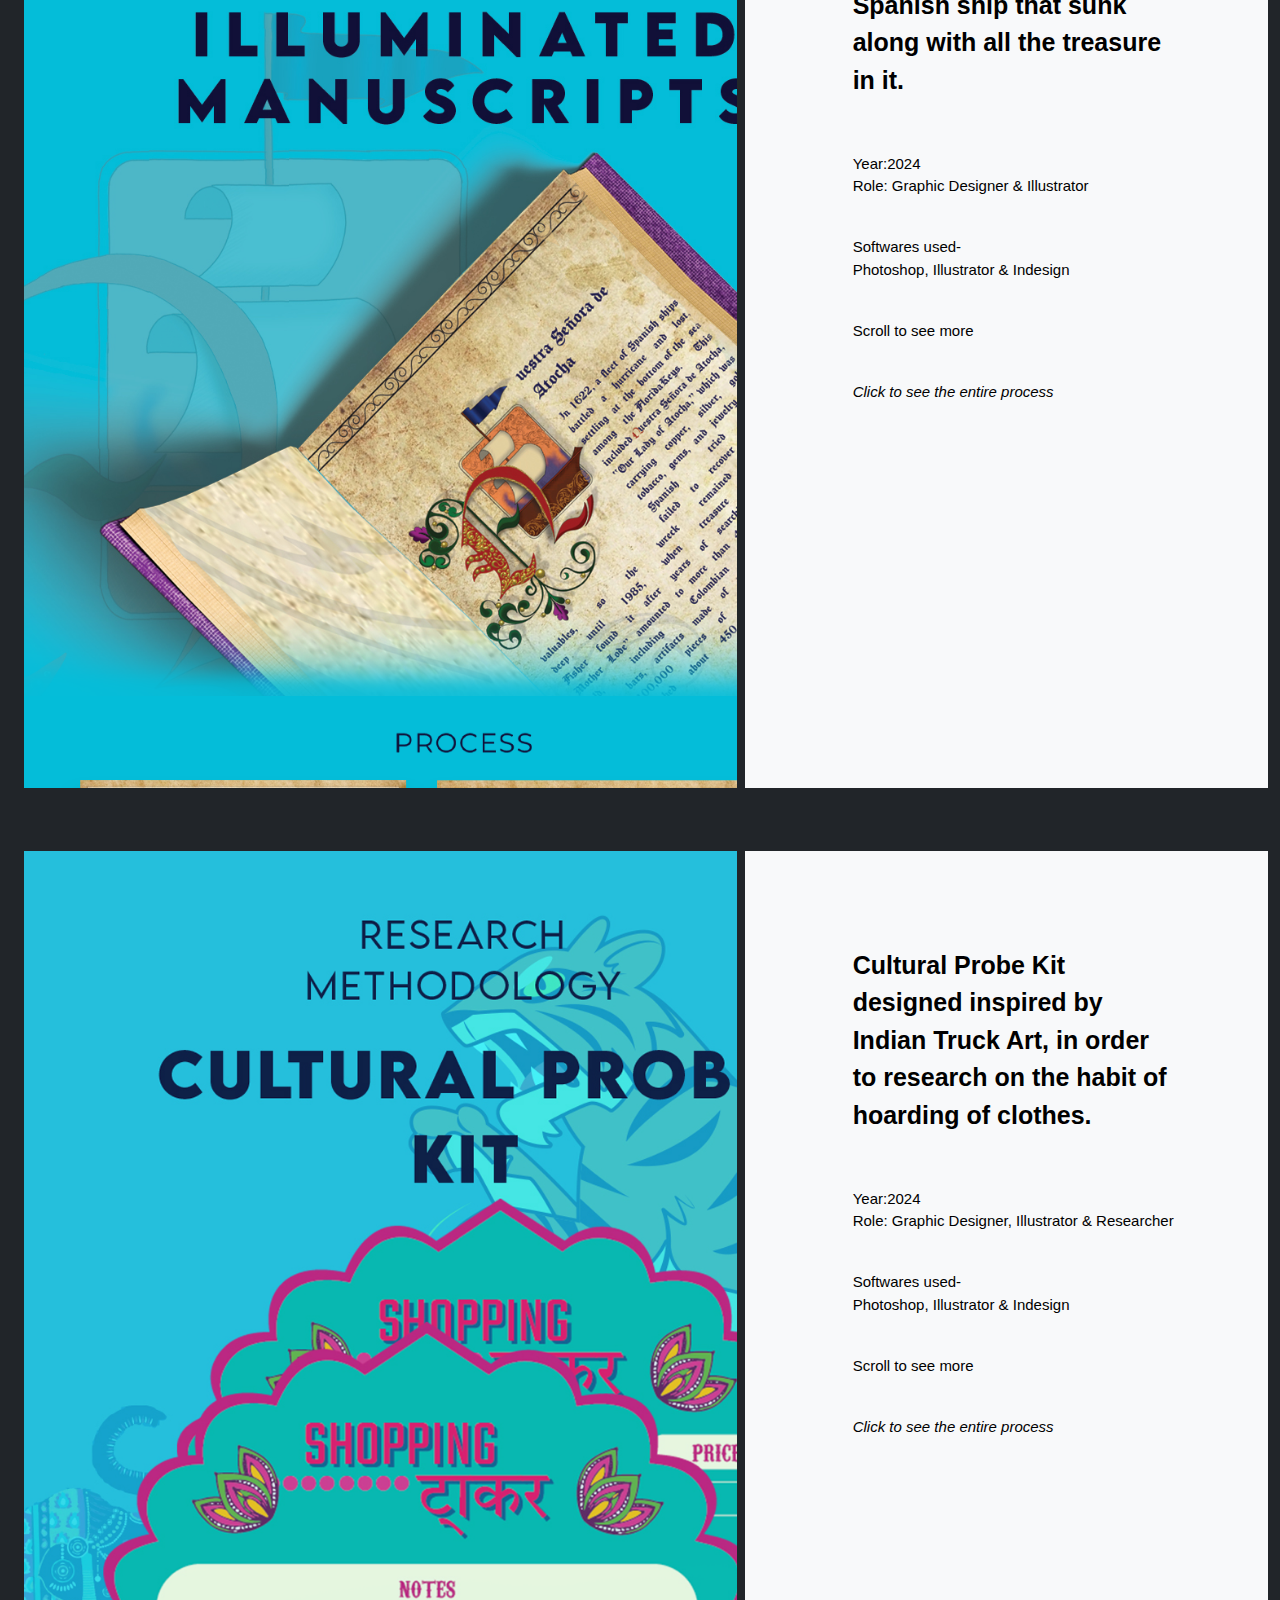
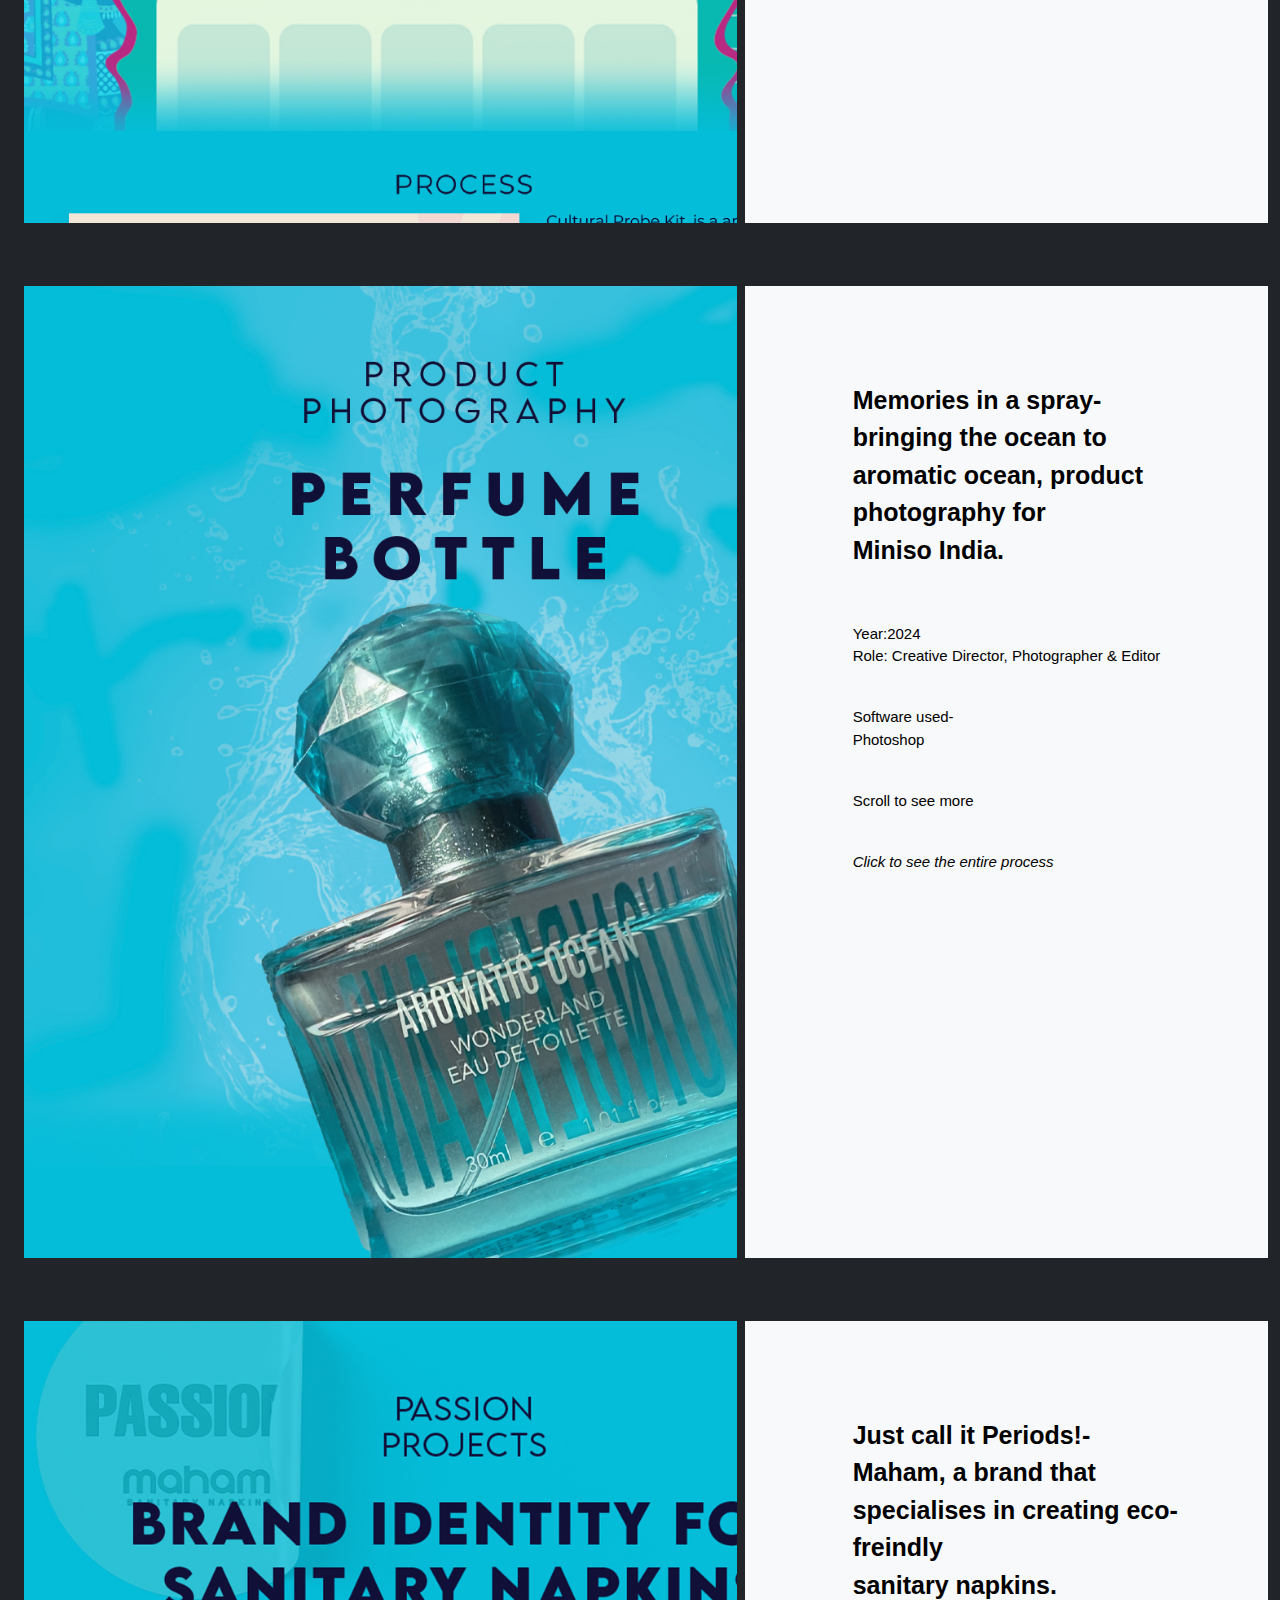
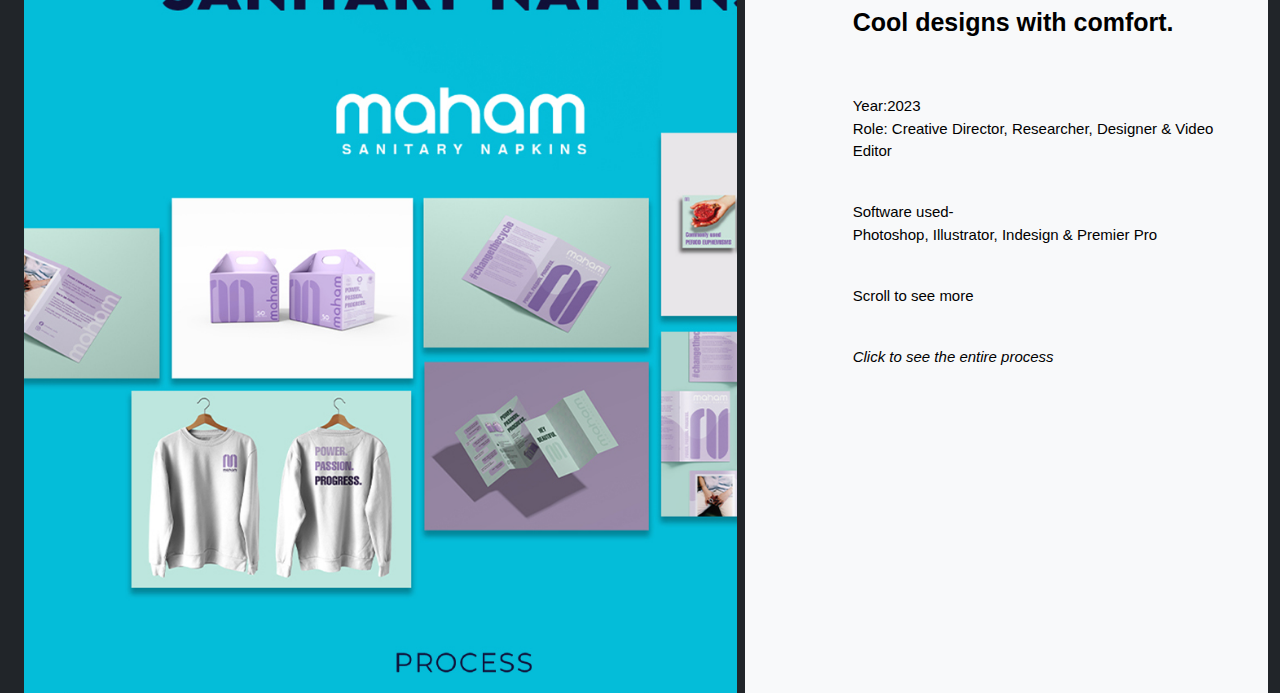
<file: PortfolioWebProjects.html>
<!DOCTYPE html>
<html lang="en" data-bs-theme="dark">

<head>
    <meta charset="UTF-8">
    <meta name="viewport" content="width=device-width, initial-scale=1.0">
    <title>Document</title>
    <link rel="stylesheet" href="style.css">

    <!-- Latest compiled and minified CSS -->
    <link href="https://cdn.jsdelivr.net/npm/bootstrap@5.3.3/dist/css/bootstrap.min.css" rel="stylesheet">

    <!-- Latest compiled JavaScript -->
    <script src="https://cdn.jsdelivr.net/npm/bootstrap@5.3.3/dist/js/bootstrap.bundle.min.js"></script>

    <style>
        a:link {
            color: #04bdd9;
            background-color: transparent;
            text-decoration: none;
        }

        a:visited {
            color: white;
            background-color: transparent;
            text-decoration: none;
        }
    </style>

</head>

<body>
    <div class="container-fluid pt-3 pb-3"></div>

    <!-- Nav Bar -->
    <div class=" container-fluid mx-auto row bg-secondary-subtle pt-3 ">
        <div class=" container col fs-6 ">
            <p class="bentoga"><a class="nav-link" href="index.html">ZMC</a></p>
        </div>
        <div class=" container col-2 "></div>
        <div class=" container col-2 helvetica">
            <p> <a class="nav-link" href="PortfolioWebProjects.html">PROJECTS </a></p>
        </div>
        <div class=" container col-2 helvetica">
            <p> <a class="nav-link" href="PortfololioWebBrands.html">EXPERIENCE</a></p>
        </div>
        <div class=" container col-2 helvetica">
            <p> <a class="nav-link" href="PortfolioWebConnect.html">CONNECT </a></p>
        </div>
    </div>


    <div class="conatiner-fluid mx-auto row">
        <div class="container-fluid mx-auto col-3 ms-2 me-2">
            <p class="bold font85 white rightalignp helvetica">Projects
            </p>
        </div>
        <div class="container-fluid mx-auto col ms-1 me-2 mt-5"><img style="width: 55px;" src="Arrow png.png" alt="">
        </div>
    </div>
    <br>
</body>

<div class=" container-fluid mx-auto row bg-secondary-subtle pt-3 ">
    <div class=" container col-2 helvetica ms-5 ">
        <p class="rightalignp"><a href="#C1">BRANDING AND PACKAGING</a></p>
    </div>
    <div class=" container col-3 helvetica">
        <p class="centerlalignp"><a href="#C2"> ILLUMINATED MANUSCRIPTS</a></p>
    </div>
    <div class=" container col-2 helvetica">
        <p class="leftalignp"><a href="#C3">CUTURAL PROBE KIT</a></p>
    </div>
    <div class=" container col-2 helvetica">
        <p class="rightalignp"><a href="#C4">PRODUCT PHOTOGRAPHY</a></p>
    </div>
    <div class=" container col helvetica">
        <p class="centerlalignp"><a href="#C5">PASSION PROJECTS</a></p>
    </div>
</div>
<div style="height: 5vh;" class="container-fluid "></div>

<div id="C1" class="container-fluid mx-auto row height55">
    <div class="container-fluid mx auto col scrollable-div "><img style="width:880px;" src="Projects One.png" alt="">
    </div>
    <div class="container-fluid mx auto col-5  ms-2 bg-light">
        <p class="ms-5 mt-5 ps-5 pt-5 helvetica leftalignp font25 black bold">
            Pointless Pizzas is a <br> pizzeria created inspired <br> by the
            Post-Impressionist <br> Artist, Georges Seurat <br> who founded the <br> Pointilism movement <br><br></p>
        <p class="helvetica ms-5 ps-5 black font15 ">Year:2024 <br> Role: Graphic Designer
            <br><br>
        </p>
        <p class="helvetica ms-5 ps-5 black font15">Softwares used- <br> Photoshop &
            Illustrator <br><br></p>
        <p class="helvetica ms-5 ps-5 black font15">Scroll to see more<br><br></p>
        <i><a href="https://www.behance.net/gallery/194255675/Portfolio-2024">
                <p class="helvetica ms-5 ps-5 black font15">Click to see the entire process
                </p>
            </a></i>
    </div>
</div>

<div style="height: 60vh;" class="container-fluid mx-auto"></div>

<div id="C2" class="container-fluid mx-auto row height55">
    <div class="container-fluid mx auto col scrollable-div "><img style="width:880px;" src="Projects Two.png" alt="">
    </div>
    <div class="container-fluid mx auto col-5  ms-2 bg-light">
        <p class="ms-5 mt-5 ps-5 pt-5 helvetica leftalignp black font25 bold">
            Nuestra Senora de Atocha <br> is a write-up on the <br> Spanish ship that sunk <br> along with all the
            treasure <br>in it. <br><br></p>
        <p class="helvetica ms-5 ps-5 black font15">Year:2024 <br> Role: Graphic Designer &
            Illustrator <br><br></p>
        <p class="helvetica ms-5 ps-5 black font15">Softwares used- <br> Photoshop,
            Illustrator & Indesign<br><br></p>
        <p class="helvetica ms-5 ps-5 black font15">Scroll to see more<br><br></p>
        <i><a href="https://www.behance.net/gallery/194255675/Portfolio-2024">
                <p class="helvetica ms-5 ps-5 black font15">Click to see the entire process
                </p>
            </a></i>
    </div>
</div>

<div style="height: 60vh;" class="container-fluid mx-auto"></div>

<div id="C3" class="container-fluid mx-auto row height55">
    <div class="container-fluid mx auto col scrollable-div "><img style="width:880px;" src="Projects Three.png"
            alt="">
    </div>
    <div class="container-fluid mx auto col-5  ms-2 bg-light">
        <p class="ms-5 mt-5 ps-5 pt-5 helvetica leftalignp black font25 bold">
            Cultural Probe Kit <br> designed inspired by <br> Indian Truck Art, in order <br>to research on the habit of
            <br>hoarding of clothes. <br><br>
        </p>
        <p class="helvetica ms-5 ps-5 font15 black">Year:2024 <br> Role: Graphic Designer,
            Illustrator & Researcher <br><br></p>
        <p class="helvetica ms-5 ps-5 font15 black">Softwares used- <br> Photoshop,
            Illustrator & Indesign <br><br></p>
        <p class="helvetica ms-5 ps-5 font15 black">Scroll to see more<br><br></p>
        <i><a href="https://www.behance.net/gallery/194255675/Portfolio-2024">
                <p class="helvetica ms-5 ps-5 font15 black">Click to see the entire process
                </p>
            </a></i>
    </div>
</div>

<div style="height: 60vh;" class="container-fluid mx-auto"></div>

<div id="C4" class="container-fluid mx-auto row height55">
    <div class="container-fluid mx auto col scrollable-div "><img style="width:880px;" src="Projects Four.jpg" alt="">
    </div>
    <div class="container-fluid mx auto col-5  ms-2 bg-light">
        <p class="ms-5 mt-5 ps-5 pt-5 helvetica leftalignp black font25 bold">
            Memories in a spray- <br> bringing the ocean to <br> aromatic ocean, product <br> photography for <br>
            Miniso India. <br><br></p>
        <p class="helvetica ms-5 ps-5 black font15">Year:2024 <br> Role: Creative Director,
            Photographer & Editor
            <br><br>
        </p>
        <p class="helvetica ms-5 ps-5 black font15">Software used- <br> Photoshop <br><br></p>
        <p class="helvetica ms-5 ps-5 black font15">Scroll to see more<br><br></p>
        <i><a href="https://www.behance.net/gallery/194255675/Portfolio-2024">
                <p class="helvetica ms-5 ps-5 black font15">Click to see the entire process
                </p>
            </a></i>
    </div>
</div>

<div style="height: 60vh;" class="container-fluid mx-auto"></div>

<div id="C5" class="container-fluid mx-auto row height55">
    <div class="container-fluid mx auto col scrollable-div "><img style="width:880px;" src="Projects 5.jpg" alt="">
    </div>
    <div class="container-fluid mx auto col-5  ms-2 bg-light">
        <p class="ms-5 mt-5 ps-5 pt-5 helvetica leftalignp black font25 bold">
            Just call it Periods!- <br> Maham, a brand that <br> specialises in creating eco-freindly <br> sanitary
            napkins. <br> Cool designs with comfort. <br><br></p>
        <p class="helvetica ms-5 ps-5 font15 black">Year:2023 <br> Role: Creative Director,
            Researcher, Designer & Video Editor
            <br><br>
        </p>
        <p class="helvetica ms-5 ps-5 font15 black">Software used- <br> Photoshop,
            Illustrator, Indesign & Premier Pro <br><br></p>
        <p class="helvetica ms-5 ps-5 font15 black">Scroll to see more<br><br></p>
        <i><a href="https://www.behance.net/gallery/214504677/Maham-Brand-Identity-for-A-Sanitary-Napkin-Brand">
                <p class="helvetica ms-5 ps-5 font15 black">Click to see the entire process
                </p>
            </a></i>
    </div>
</div>



</html>
</file>
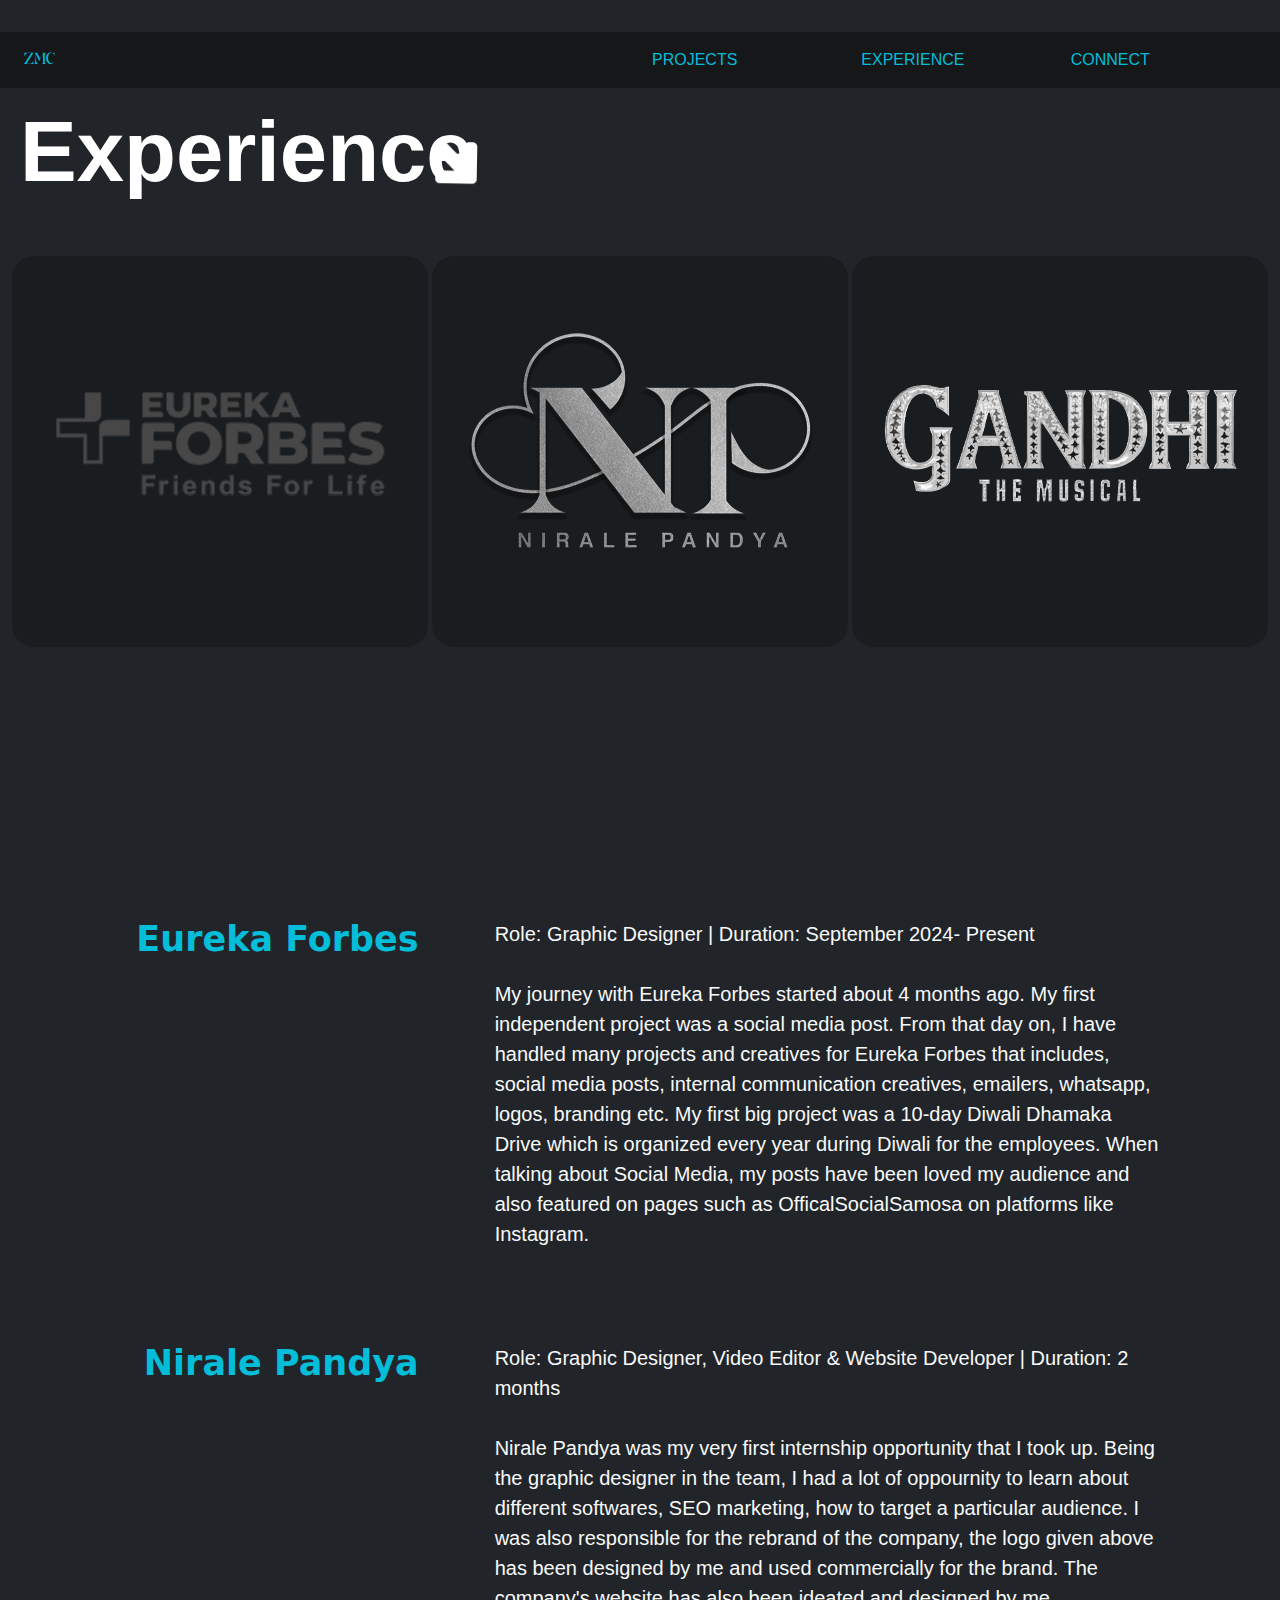
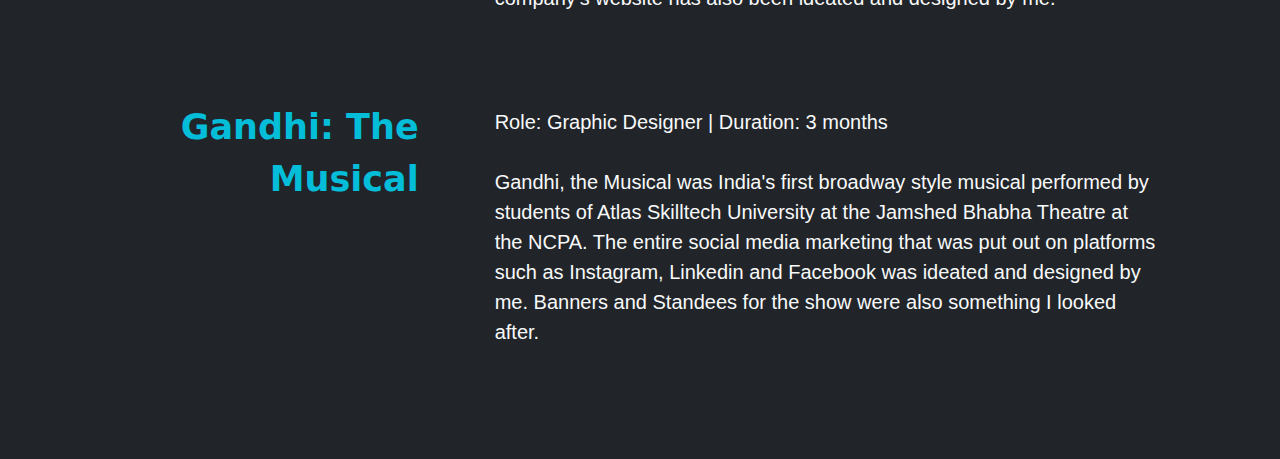
<file: PortfololioWebBrands.html>
<!DOCTYPE html>
<html lang="en" data-bs-theme="dark">

<head>
    <meta charset="UTF-8">
    <meta name="viewport" content="width=device-width, initial-scale=1.0">
    <title>Document</title>
    <link rel="stylesheet" href="style.css">

    <!-- Latest compiled and minified CSS -->
    <link href="https://cdn.jsdelivr.net/npm/bootstrap@5.3.3/dist/css/bootstrap.min.css" rel="stylesheet">

    <!-- Latest compiled JavaScript -->
    <script src="https://cdn.jsdelivr.net/npm/bootstrap@5.3.3/dist/js/bootstrap.bundle.min.js"></script>

</head>

<body>
    <div class="container-fluid pt-3 pb-3"></div>

    <!-- Nav Bar -->
    <div class=" container-fluid mx-auto row bg-secondary-subtle pt-3 ">
        <div class=" container col fs-6 ">
            <p style="font-family: bentoga;"><a class="nav-link" href="index.html">ZMC</a></p>
        </div>
        <div class=" container col-2 "></div>
        <div class=" container col-2 helvetica">
            <p> <a class="nav-link" href="PortfolioWebProjects.html">PROJECTS </a></p>
        </div>
        <div class=" container col-2 helvetica">
            <p> <a class="nav-link" href="PortfololioWebBrands.html">EXPERIENCE</a></p>
        </div>
        <div class=" container col-2 helvetica">
            <p> <a class="nav-link" href="PortfolioWebConnect.html">CONNECT </a></p>
        </div>
    </div>


    <div class="conatiner-fluid mx-auto row height60">
        <div class="container-fluid mx-auto col-3 ms-2 me-5 height60">
            <p class="helvetica bold rightalignp font85 white">Experience
            </p>
        </div>
        <div class="container-fluid mx-auto col ms-1 me-2 mt-5 ps-5 height60"><img style="width: 55px;"
                src="Arrow png.png" alt="">
        </div>
    </div>
    <br>

    <div style="height: 25vh;" class="container-fluid mx-auto row centeraligndiv">
        <div class="container-fluid mx-auto  bg-dark-subtle borderrad col">
            <p class="paligncenter"><a href="EurekaForbes.html"><img class="hoverclass" src="efl.png" alt=""></a></p>
        </div>
        <div class="container-fluid mx-auto  bg-dark-subtle borderrad col ms-1">
            <p class="paligncenter"><a href="NiralePandya.html"><img class="hoverclass" src="Final Logo 1.2.png" alt=""></a></p>
        </div>
        <div class="container-fluid mx-auto bg-dark-subtle   borderrad col ms-1">
            <p class="paligncenter"><a href="Gandhi.html"><img class="hoverclass" src="Gandhi.png" alt=""></a></p>
        </div>
    </div>
    <div class="fillers"></div>

    <div class=" mt-5 mb-5">
        <div class="container-fluid mx-auto row height60">
            <div class="container-fluid mx-auto col-4 pt-4 me-5">
                <p class="rightalignp bold colorwebsite font35">Eureka Forbes</p>
            </div>
            <div class="container-fluid mx-auto col ms-1 height60">
                <p class="text-light me-5 pe-5 leftalignp black font20 helvetica"><br>Role: Graphic Designer | Duration: September 2024- Present<br> <br>
                    My journey with Eureka Forbes started about 4 months ago. My first independent project was a social
                    media post. From that day on, I have handled many projects and creatives for Eureka Forbes that
                    includes, social media posts, internal communication creatives, emailers, whatsapp, logos, branding
                    etc. My first big project was a 10-day Diwali Dhamaka Drive which is organized every year during
                    Diwali for the employees. When talking about Social Media, my posts have been loved my audience and
                    also featured on pages such as OfficalSocialSamosa on platforms like Instagram.</p>
            </div>
        </div>
    </div>

    <div class="container-fluid height45"></div>

    <div class=" mt-5 mb-5">
        <div class="container-fluid mx-auto row height60">
            <div class="container-fluid mx-auto col-4 pt-4 me-5">
                <p class="rightalignp bold font35 colorwebsite">Nirale Pandya</p>
            </div>
            <div class="container-fluid mx-auto col ms-1 height60">
                <p class="text-light me-5 pe-5 helvetica font20 black leftalignp"> <br> Role: Graphic Designer, Video Editor & Website Developer | Duration: 2 months
                    <br> <br>
                    Nirale Pandya was my very first internship opportunity that I took up. Being the graphic designer in
                    the team, I had a lot of oppournity to learn about different softwares, SEO marketing, how to target
                    a particular audience. I was also responsible for the rebrand of the company, the logo given above
                    has been designed by me and used commercially for the brand. The company's website has also been
                    ideated and designed by me.
                </p>
            </div>
        </div>
    </div>

    <div class="container-fluid height45"></div>

    <div class=" mt-5 mb-5">
        <div class="container-fluid mx-auto row height60">
            <div class="container-fluid mx-auto col-4 pt-4 me-5">
                <p class="rightalignp bold font35 colorwebsite">Gandhi: The Musical
                </p>
            </div>
            <div class="container-fluid mx-auto col ms-1 height60">
                <p class="text-light me-5 pe-5 helvetica font20 black leftalignp"> <br> Role: Graphic Designer | Duration: 3 months
                    <br><br>
                    Gandhi, the Musical was India's first broadway style musical performed by students of Atlas
                    Skilltech University at the Jamshed Bhabha Theatre at the NCPA. The entire social media marketing
                    that was put out on platforms such as Instagram, Linkedin and Facebook was ideated and designed by
                    me. Banners and Standees for the show were also something I looked after.
                </p>
            </div>
        </div>
    </div>
    <br><br>
    <div class="container-fluid height30"></div>


</body>

</html>
</file>
<file: style.css>
/* image classes */

 .imgw {
     width: 30%;
 }

 .imgthumbnail {
     width: 20px;
 }


 .textwidth {
     width: 85%;
 }

 .textwidth10 {
     width: 10%;
 }

 /* padding classes */
 .p10 {
     padding: 10px;
 }

 .p15 {
     padding: 15px;
 }

 .p20 {
     padding: 20px;
 }

 .p50 {
     padding-left: 50px;
 }

 .p185 {
     padding-right: 185px
 }

 .pr50 {
     padding-right: 50px;
 }

 /* border classes */
 .borderthin {
     border: 2px solid cornflowerblue;
 }

 /* Fonts to be included in */
 @font-face {
     font-family: Bentoga;
     src: url(Bentoga-Thin.otf);
 }

 .helvetica {
     font-family: Helvetica, sans-serif;
 }


 /* paragraph classes */
 .pmargin {
     margin: 8px;
 }

 .pcolor {
     color: black;
 }

 .orange {
     color: orangered;
 }

 .pp {
     padding: 1%;
 }

 .pwidth {
     width: 35%;
 }

 .p300 {
     padding: 300px;
 }


 .textcolour {
     color: aquamarine;
 }

 .textalice {
     color: aliceblue;
 }

 .textwhite {
     color: aliceblue;
 }

 .textsizesmall {
     font-size: small;
 }

 .textweight {
     font-weight: bold;
 }

 .weightnormal {
     font-weight: normal;
 }

 .fontsizebig {
     font-size: x-large;
 }

 .fontxxlarge {
     font-size: xx-large;
 }

 .fontlighter {
     font-weight: lighter;
 }

 .textweightlight {
     font-weight: lighter;
 }

 .aligntext {
     text-align: center;
 }

 .font {
     font-family: Arial, Helvetica, sans-serif;
 }

 .fonttime {
     font-family: 'Times New Roman', Times, serif;
 }

 /* hr tags */
 .hrwidth {
     width: 150px;
 }

 .hrheight {
     height: 2px;
 }

 .hrbg {
     color: white;
 }

 .bglight {
     background-color: blueviolet;
 }

 .bgdark {
     background-color: cadetblue;
 }

 .parentContainer {
     position: relative;
     text-align: center;
     color: black;
 }

 .topleft {
     position: absolute;
     top: 10px;
     left: 15px;
 }

 .topright {
     position: absolute;
     top: 10px;
     right: 15px;
 }

 .topright75 {
     position: absolute;
     top: 10px;
     right: 75px;
 }

 .topright155 {
     position: absolute;
     top: 10px;
     right: 155px;
 }

 /* *{
    margin:0px;
    padding:0px;
    box-sizing: border-box:
    font-family: sans-serif;} */

 .image-container {
     width: 450px;
     display: block;
     margin: 5px auto;
     position: relative;
     cursor: pointer;
 }

 .image-container img {
     width: 100%;
     height: auto;
     border-radius: 10px;
 }



 .overlay {
     position: static;
     top: 10px;
     left: 0px;
     width: 460px;
     height: 65px;
     background-color: #fff;
     display: flex;
     justify-content: center;
     align-items: center;
     border-radius: 23px;
     opacity: 0;
     transition: cubic-bezier(0.39, 0.575, 0.565, 1);
     padding-top: 15px;
 }

 .image-text {
     color: black;
     font-size: 35px;
     text-align: center;
     padding: 10px;
 }

 .image-container:hover .overlay {
     opacity: 25;
 }

 /* .marqueetext {
     overflow: clip;
 }

 .marqueetext p {
     border: solid white;
     border-radius: 55px;
     font-family: Arial, Helvetica, sans-serif;
     font-size: 26px;
     text-align: center;
     font-weight: bold;
     height: 7vh;
     align-items: center
 }

 .marqueetextrack {
     display: flex;
     gap: 1rem;
 } */

 .wrapper {
     display: flex;
 }

 .wrapper .static-txt {
     color: #fff;
     font-size: 55px;
     font-weight: 150;
     font-family: Arial, Helvetica, sans-serif;
 }

 .wrapper .dynamic-txts {
     line-height: 58px;
     height: 58px;
     background-color: rgb(37, 37, 37);
     overflow: hidden;

 }



 .dynamic-txts li {
     list-style: none;
     color: #04bdd9;
     font-size: 58px;
     font-weight: bolder;
     position: relative;
     position: relative;

 }

 .dynamic-txts li {
     position: relative;
 }


 .dynamic-txts li::after {
     content: "";
     position: absolute;
     left: 0;
     height: 100%;
     width: 100%;
     border-left: 2px solid #04bdd9;
     background-color: rgb(37, 37, 37);

     animation: typing 5s steps(9) infinite;


 }


 @keyframes typing {

     40%,
     60% {
         left: calc(100% + 30px);
     }

     100% {
         left: 0;
     }
 }




 .scrolling-text-container {
     border-radius: 4px;
     overflow: hidden;
 }

 .scrolling-text-inner {
     border: solid white;
     border-radius: 25px;
     font-family: Arial, Helvetica, sans-serif;
     font-size: 26px;
     text-align: center;
     font-weight: bold;
     height: 7vh;
     align-items: center
 }

 .scrolling-text {
     display: flex;
 }

 .scrolling-text-item {
     padding: 0 30px;
 }

 .scrolling-text-inner>div {
     animation: var(--direction) var(--marquee-speed) linear infinite;
 }


 @keyframes scroll-left {
     0% {
         transform: translateX(0%);
     }

     100% {
         transform: translateX(-100%);
     }
 }

 @keyframes scroll-right {
     0% {
         transform: translateX(-100%);
     }

     100% {
         transform: translateX(0%);
     }
 }


 /* CSS STYLING FOR MAIN MARQUEE PICTURE BEHIND IF NEEDED */
 /* .marquee {
    box-shadow: 0 1px 3px rgba(0, 0, 0, .1);
    border: 1px solid rgba(0, 0, 0, .15);
    background-color: #ffffff;
    overflow: hidden;
    position: relative;
    height: 50px;
    width: 100%;
    /* Full width of its parent */
 /* white-space: nowrap;
} */

 /* .marquee p {
    position: absolute;
    width: auto;
    height: 100%;
    margin: 0;
    line-height: 50px;
    text-align: center;
    /* Start off the right edge */
 /* transform: translateX(100%); */
 /* Animate to the left */
 /* animation: scroll-left 20s linear infinite;
} */

 /* @keyframes scroll-left {
    0% {
        transform: translateX(100%);
    }

    100% {
        transform: translateX(-100%);
    }
} */


 .scrollable-div {
     overflow: auto;
     height: 108vh;
 }

 /* LINK- ANCHOR */
 a:link {
     color: #04bdd9;
     background-color: transparent;
     text-decoration: none;
 }

 a:visited {
     color: white;
     background-color: transparent;
     text-decoration: none;
 }




 /* EXPERIENCE PAGE */
 .borderrad {
     border: 1px;
     border-radius: 22px;
 }

 .centeraligndiv {
     align-items: center;
 }

 .paligncenter {
     text-align: center;
 }

 .hoverclass {
     -webkit-filter: grayscale(100%);
 }

 .hoverclass:hover {
     -webkit-filter: grayscale(0%);
     height: 45vh;
 }

 .fillers {
     height: 40vh;
 }

 /* PROJECTS PAGE */
 .rightalignp {
     text-align: right;
 }

 .centerlalignp {
     text-align: center;
 }

 .leftalignp {
     text-align: left;
 }

 .colorwebsite {
     color: #04bdd9;
 }

 .font85 {
     font-size: 85px;
 }

 .height250px {
     height: 250px;
 }

 .font15 {
     font-size: 15px;
 }

 .height60 {
     height: 60%;
 }

 .height45 {
     height: 45%;
 }

 .height55 {
     height: 55vh;
 }

 .height30 {
     height: 30%;
 }

 .width60 {
     width: 60%;
 }

 .bentoga {
     font-family: bentoga;
 }

 .filler {
     height: 25vh;
 }

 .height350px {
     height: 350px;
 }

 .height300 {
     height: 300px;
 }

 .fillers2 {
     height: 10vh;
 }

 .fillers3 {
     height: 5vh;
 }


 /* MAIN PAGE */
 /* TEXT OVERLAY TRIAL */
 /* B1 */

 .font185 {
     font-size: 185px;
 }

 .font75 {
     font-size: 75px;
 }

 .font25 {
     font-size: 25px;
 }

 .font20 {
     font-size: 20px;
 }

 .font45 {
     font-size: 45px;
 }

 .font32 {
     font-size: 32px;
 }

 .font35 {
     font-size: 35px;
 }

 .font55 {
     font-size: 55px;
 }

 .font85 {
     font-size: 85px;
 }

 .bold {
     font-weight: bold;
 }

 .font150bold {
     font-weight: 150;
 }

 .black {
     color: black;
 }

 .white {
     color: white;
 }

 .height9vh {
     height: 9vh;
 }

 .height8vh {
     height: 8vh;
 }


 .height4vh {
     height: 4vh;
 }

 .height20vh {
     height: 20vh;
 }

 .height15vh {
     height: 15vh;
 }

 .height5vh {
     height: 5vh;
 }

 .borderrad75 {
     border-radius: 75px;
 }


 .text-container1 {
     position: absolute;
     display: inline-block;
     font-size: 32px;
     font-weight: bold;
     color: black;
     cursor: pointer;
     text-align: right;
     transition: color 0.3s ease;
     overflow: hidden;
 }

 .text-container1:hover {
     color: transparent;
 }

 .text-container1::after {
     content: '';
     position: absolute;
     top: 0;
     left: 0;
     width: 150px;
     height: 150px;
     background-image: url('./bb1.jpg');
     background-size: contain;
     background-repeat: no-repeat;
     background-position: center;
     opacity: 0;
     transition: opacity 0.3s ease;
 }

 .text-container1:hover::after {
     opacity: 1;
 }


 /* B2 */

 .text-container {
     position: absolute;
     display: inline-block;
     font-size: 32px;
     font-weight: bold;
     color: black;
     cursor: pointer;
     text-align: right;
     transition: color 0.3s ease;
     overflow: hidden;
 }

 .text-container:hover {
     color: transparent;
 }

 .text-container::after {
     content: '';
     position: absolute;
     top: 0;
     left: 0;
     width: 150px;
     height: 150px;
     background-image: url('./b2.jpg');
     background-size: contain;
     background-repeat: no-repeat;
     background-position: center;
     opacity: 0;
     transition: opacity 0.3s ease;
 }

 .text-container:hover::after {
     opacity: 1;
 }



 /* B3 */
 .text-container3 {
     position: absolute;
     display: inline-block;
     font-size: 32px;
     font-weight: bold;
     color: black;
     cursor: pointer;
     text-align: right;
     transition: color 0.3s ease;
     overflow: hidden;
 }

 .text-container3:hover {
     color: transparent;
 }

 .text-container3::after {
     content: '';
     position: absolute;
     top: 0;
     left: 0;
     width: 150px;
     height: 150px;
     background-image: url('./b4.jpg');
     background-size: contain;
     background-repeat: no-repeat;
     background-position: center;
     opacity: 0;
     transition: opacity 0.3s ease;
 }

 .text-container3:hover::after {
     opacity: 1;
 }

 /* B4 */
 .text-container4 {
     position: absolute;
     display: inline-block;
     font-size: 32px;
     font-weight: bold;
     color: black;
     cursor: pointer;
     text-align: right;
     transition: color 0.3s ease;
     overflow: hidden;
 }

 .text-container4:hover {
     color: transparent;
 }

 .text-container4::after {
     content: '';
     position: absolute;
     top: 0;
     left: 0;
     width: 150px;
     height: 150px;
     background-image: url('./b3.jpg');
     background-size: contain;
     background-repeat: no-repeat;
     background-position: center;
     opacity: 0;
     transition: opacity 0.3s ease;
 }

 .text-container4:hover::after {
     opacity: 1;
 }

 .text-container5 {
     position: absolute;
     display: inline-block;
     font-size: 32px;
     font-weight: bold;
     color: black;
     cursor: pointer;
     text-align: right;
     transition: color 0.3s ease;
     overflow: hidden;
 }

 .text-container5:hover {
     color: transparent;
 }

 .text-container5::after {
     content: '';
     position: absolute;
     top: 0;
     left: 0;
     width: 150px;
     height: 150px;
     background-image: url('./b5.jpg');
     background-size: contain;
     background-repeat: no-repeat;
     background-position: center;
     opacity: 0;
     transition: opacity 0.3s ease;
 }

 .text-container5:hover::after {
     opacity: 1;
 }
</file>
